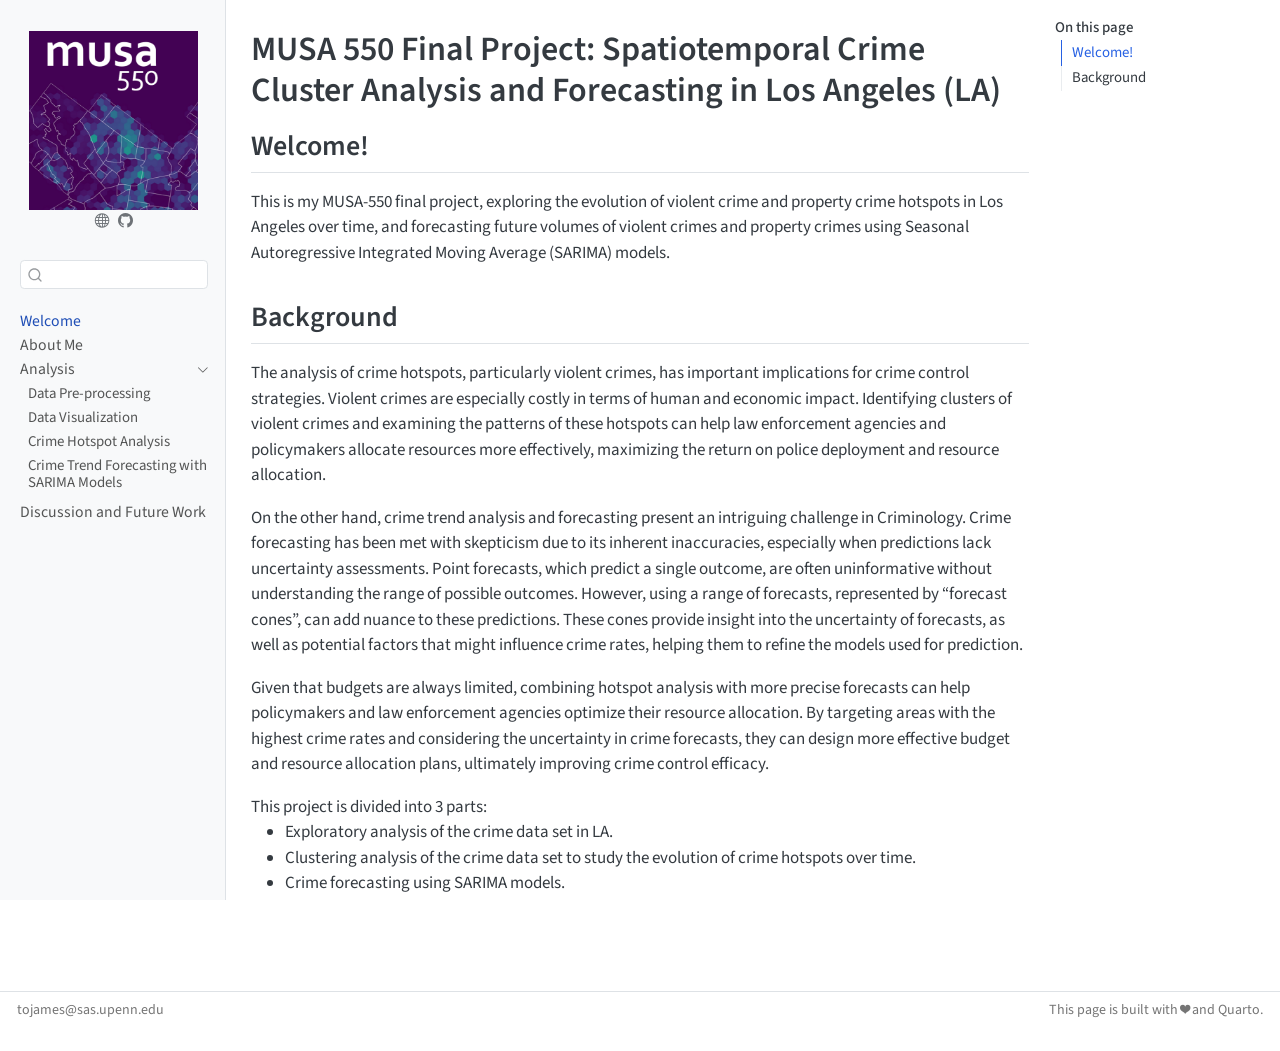
<file: docs/index.html>
<!DOCTYPE html>
<html xmlns="http://www.w3.org/1999/xhtml" lang="en" xml:lang="en"><head>

<meta charset="utf-8">
<meta name="generator" content="quarto-1.6.37">

<meta name="viewport" content="width=device-width, initial-scale=1.0, user-scalable=yes">


<title>MUSA 550 Final Project: Spatiotemporal Crime Cluster Analysis and Forecasting in Los Angeles (LA) – MUSA 550</title>
<style>
code{white-space: pre-wrap;}
span.smallcaps{font-variant: small-caps;}
div.columns{display: flex; gap: min(4vw, 1.5em);}
div.column{flex: auto; overflow-x: auto;}
div.hanging-indent{margin-left: 1.5em; text-indent: -1.5em;}
ul.task-list{list-style: none;}
ul.task-list li input[type="checkbox"] {
  width: 0.8em;
  margin: 0 0.8em 0.2em -1em; /* quarto-specific, see https://github.com/quarto-dev/quarto-cli/issues/4556 */ 
  vertical-align: middle;
}
</style>


<script src="site_libs/quarto-nav/quarto-nav.js"></script>
<script src="site_libs/clipboard/clipboard.min.js"></script>
<script src="site_libs/quarto-search/autocomplete.umd.js"></script>
<script src="site_libs/quarto-search/fuse.min.js"></script>
<script src="site_libs/quarto-search/quarto-search.js"></script>
<meta name="quarto:offset" content="./">
<script src="site_libs/quarto-html/quarto.js"></script>
<script src="site_libs/quarto-html/popper.min.js"></script>
<script src="site_libs/quarto-html/tippy.umd.min.js"></script>
<script src="site_libs/quarto-html/anchor.min.js"></script>
<link href="site_libs/quarto-html/tippy.css" rel="stylesheet">
<link href="site_libs/quarto-html/quarto-syntax-highlighting-b5e3097ca6bab6260ed4ce2e73d47aae.css" rel="stylesheet" id="quarto-text-highlighting-styles">
<script src="site_libs/bootstrap/bootstrap.min.js"></script>
<link href="site_libs/bootstrap/bootstrap-icons.css" rel="stylesheet">
<link href="site_libs/bootstrap/bootstrap-c44d35fed6381046f2649f7297f82eb1.min.css" rel="stylesheet" append-hash="true" id="quarto-bootstrap" data-mode="light">
<script id="quarto-search-options" type="application/json">{
  "location": "sidebar",
  "copy-button": false,
  "collapse-after": 3,
  "panel-placement": "start",
  "type": "textbox",
  "limit": 50,
  "keyboard-shortcut": [
    "f",
    "/",
    "s"
  ],
  "show-item-context": false,
  "language": {
    "search-no-results-text": "No results",
    "search-matching-documents-text": "matching documents",
    "search-copy-link-title": "Copy link to search",
    "search-hide-matches-text": "Hide additional matches",
    "search-more-match-text": "more match in this document",
    "search-more-matches-text": "more matches in this document",
    "search-clear-button-title": "Clear",
    "search-text-placeholder": "",
    "search-detached-cancel-button-title": "Cancel",
    "search-submit-button-title": "Submit",
    "search-label": "Search"
  }
}</script>


<link rel="stylesheet" href="styles.css">
</head>

<body class="nav-sidebar docked">

<div id="quarto-search-results"></div>
  <header id="quarto-header" class="headroom fixed-top">
  <nav class="quarto-secondary-nav">
    <div class="container-fluid d-flex">
      <button type="button" class="quarto-btn-toggle btn" data-bs-toggle="collapse" role="button" data-bs-target=".quarto-sidebar-collapse-item" aria-controls="quarto-sidebar" aria-expanded="false" aria-label="Toggle sidebar navigation" onclick="if (window.quartoToggleHeadroom) { window.quartoToggleHeadroom(); }">
        <i class="bi bi-layout-text-sidebar-reverse"></i>
      </button>
        <nav class="quarto-page-breadcrumbs" aria-label="breadcrumb"><ol class="breadcrumb"><li class="breadcrumb-item"><a href="./index.html">Welcome</a></li></ol></nav>
        <a class="flex-grow-1" role="navigation" data-bs-toggle="collapse" data-bs-target=".quarto-sidebar-collapse-item" aria-controls="quarto-sidebar" aria-expanded="false" aria-label="Toggle sidebar navigation" onclick="if (window.quartoToggleHeadroom) { window.quartoToggleHeadroom(); }">      
        </a>
      <button type="button" class="btn quarto-search-button" aria-label="Search" onclick="window.quartoOpenSearch();">
        <i class="bi bi-search"></i>
      </button>
    </div>
  </nav>
</header>
<!-- content -->
<div id="quarto-content" class="quarto-container page-columns page-rows-contents page-layout-article">
<!-- sidebar -->
  <nav id="quarto-sidebar" class="sidebar collapse collapse-horizontal quarto-sidebar-collapse-item sidebar-navigation docked overflow-auto">
    <div class="pt-lg-2 mt-2 text-center sidebar-header">
      <a href="./index.html" class="sidebar-logo-link">
      <img src="./images/course-icon.png" alt="" class="sidebar-logo py-0 d-lg-inline d-none">
      </a>
      <div class="sidebar-tools-main">
    <a href="https://sites.google.com/view/hkjamesto/home" title="Personal Website" class="quarto-navigation-tool px-1" aria-label="Personal Website"><i class="bi bi-globe"></i></a>
    <a href="https://github.com/MUSA-550-Fall-2024/" title="MUSA 550 GitHub" class="quarto-navigation-tool px-1" aria-label="MUSA 550 GitHub"><i class="bi bi-github"></i></a>
</div>
      </div>
        <div class="mt-2 flex-shrink-0 align-items-center">
        <div class="sidebar-search">
        <div id="quarto-search" class="" title="Search"></div>
        </div>
        </div>
    <div class="sidebar-menu-container"> 
    <ul class="list-unstyled mt-1">
        <li class="sidebar-item">
  <div class="sidebar-item-container"> 
  <a href="./index.html" class="sidebar-item-text sidebar-link active">
 <span class="menu-text">Welcome</span></a>
  </div>
</li>
        <li class="sidebar-item">
  <div class="sidebar-item-container"> 
  <a href="./about.html" class="sidebar-item-text sidebar-link">
 <span class="menu-text">About Me</span></a>
  </div>
</li>
        <li class="sidebar-item sidebar-item-section">
      <div class="sidebar-item-container"> 
            <a class="sidebar-item-text sidebar-link text-start" data-bs-toggle="collapse" data-bs-target="#quarto-sidebar-section-1" role="navigation" aria-expanded="true">
 <span class="menu-text">Analysis</span></a>
          <a class="sidebar-item-toggle text-start" data-bs-toggle="collapse" data-bs-target="#quarto-sidebar-section-1" role="navigation" aria-expanded="true" aria-label="Toggle section">
            <i class="bi bi-chevron-right ms-2"></i>
          </a> 
      </div>
      <ul id="quarto-sidebar-section-1" class="collapse list-unstyled sidebar-section depth1 show">  
          <li class="sidebar-item">
  <div class="sidebar-item-container"> 
  <a href="./analysis/1-data_preprocessing.html" class="sidebar-item-text sidebar-link">
 <span class="menu-text">Data Pre-processing</span></a>
  </div>
</li>
          <li class="sidebar-item">
  <div class="sidebar-item-container"> 
  <a href="./analysis/2-exploratory_data_analysis.html" class="sidebar-item-text sidebar-link">
 <span class="menu-text">Data Visualization</span></a>
  </div>
</li>
          <li class="sidebar-item">
  <div class="sidebar-item-container"> 
  <a href="./analysis/3-crime_clustering.html" class="sidebar-item-text sidebar-link">
 <span class="menu-text">Crime Hotspot Analysis</span></a>
  </div>
</li>
          <li class="sidebar-item">
  <div class="sidebar-item-container"> 
  <a href="./analysis/4-crime_trend_forecasting.html" class="sidebar-item-text sidebar-link">
 <span class="menu-text">Crime Trend Forecasting with SARIMA Models</span></a>
  </div>
</li>
      </ul>
  </li>
        <li class="sidebar-item">
  <div class="sidebar-item-container"> 
  <a href="./conclusion.html" class="sidebar-item-text sidebar-link">
 <span class="menu-text">Discussion and Future Work</span></a>
  </div>
</li>
    </ul>
    </div>
</nav>
<div id="quarto-sidebar-glass" class="quarto-sidebar-collapse-item" data-bs-toggle="collapse" data-bs-target=".quarto-sidebar-collapse-item"></div>
<!-- margin-sidebar -->
    <div id="quarto-margin-sidebar" class="sidebar margin-sidebar">
        <nav id="TOC" role="doc-toc" class="toc-active">
    <h2 id="toc-title">On this page</h2>
   
  <ul>
  <li><a href="#welcome" id="toc-welcome" class="nav-link active" data-scroll-target="#welcome">Welcome!</a></li>
  <li><a href="#background" id="toc-background" class="nav-link" data-scroll-target="#background">Background</a></li>
  </ul>
</nav>
    </div>
<!-- main -->
<main class="content" id="quarto-document-content">

<header id="title-block-header" class="quarto-title-block default">
<div class="quarto-title">
<h1 class="title">MUSA 550 Final Project: Spatiotemporal Crime Cluster Analysis and Forecasting in Los Angeles (LA)</h1>
</div>



<div class="quarto-title-meta">

    
  
    
  </div>
  


</header>


<section id="welcome" class="level2">
<h2 class="anchored" data-anchor-id="welcome">Welcome!</h2>
<p>This is my MUSA-550 final project, exploring the evolution of violent crime and property crime hotspots in Los Angeles over time, and forecasting future volumes of violent crimes and property crimes using Seasonal Autoregressive Integrated Moving Average (SARIMA) models.</p>
</section>
<section id="background" class="level2">
<h2 class="anchored" data-anchor-id="background">Background</h2>
<p>The analysis of crime hotspots, particularly violent crimes, has important implications for crime control strategies. Violent crimes are especially costly in terms of human and economic impact. Identifying clusters of violent crimes and examining the patterns of these hotspots can help law enforcement agencies and policymakers allocate resources more effectively, maximizing the return on police deployment and resource allocation.</p>
<p>On the other hand, crime trend analysis and forecasting present an intriguing challenge in Criminology. Crime forecasting has been met with skepticism due to its inherent inaccuracies, especially when predictions lack uncertainty assessments. Point forecasts, which predict a single outcome, are often uninformative without understanding the range of possible outcomes. However, using a range of forecasts, represented by “forecast cones”, can add nuance to these predictions. These cones provide insight into the uncertainty of forecasts, as well as potential factors that might influence crime rates, helping them to refine the models used for prediction.</p>
<p>Given that budgets are always limited, combining hotspot analysis with more precise forecasts can help policymakers and law enforcement agencies optimize their resource allocation. By targeting areas with the highest crime rates and considering the uncertainty in crime forecasts, they can design more effective budget and resource allocation plans, ultimately improving crime control efficacy.</p>
This project is divided into 3 parts:
<div>
<ul>
<li>Exploratory analysis of the crime data set in LA.</li>
<li>Clustering analysis of the crime data set to study the evolution of crime hotspots over time.</li>
<li>Crime forecasting using SARIMA models.</li>
</ul>
</div>


</section>

</main> <!-- /main -->
<script id="quarto-html-after-body" type="application/javascript">
window.document.addEventListener("DOMContentLoaded", function (event) {
  const toggleBodyColorMode = (bsSheetEl) => {
    const mode = bsSheetEl.getAttribute("data-mode");
    const bodyEl = window.document.querySelector("body");
    if (mode === "dark") {
      bodyEl.classList.add("quarto-dark");
      bodyEl.classList.remove("quarto-light");
    } else {
      bodyEl.classList.add("quarto-light");
      bodyEl.classList.remove("quarto-dark");
    }
  }
  const toggleBodyColorPrimary = () => {
    const bsSheetEl = window.document.querySelector("link#quarto-bootstrap");
    if (bsSheetEl) {
      toggleBodyColorMode(bsSheetEl);
    }
  }
  toggleBodyColorPrimary();  
  const icon = "";
  const anchorJS = new window.AnchorJS();
  anchorJS.options = {
    placement: 'right',
    icon: icon
  };
  anchorJS.add('.anchored');
  const isCodeAnnotation = (el) => {
    for (const clz of el.classList) {
      if (clz.startsWith('code-annotation-')) {                     
        return true;
      }
    }
    return false;
  }
  const onCopySuccess = function(e) {
    // button target
    const button = e.trigger;
    // don't keep focus
    button.blur();
    // flash "checked"
    button.classList.add('code-copy-button-checked');
    var currentTitle = button.getAttribute("title");
    button.setAttribute("title", "Copied!");
    let tooltip;
    if (window.bootstrap) {
      button.setAttribute("data-bs-toggle", "tooltip");
      button.setAttribute("data-bs-placement", "left");
      button.setAttribute("data-bs-title", "Copied!");
      tooltip = new bootstrap.Tooltip(button, 
        { trigger: "manual", 
          customClass: "code-copy-button-tooltip",
          offset: [0, -8]});
      tooltip.show();    
    }
    setTimeout(function() {
      if (tooltip) {
        tooltip.hide();
        button.removeAttribute("data-bs-title");
        button.removeAttribute("data-bs-toggle");
        button.removeAttribute("data-bs-placement");
      }
      button.setAttribute("title", currentTitle);
      button.classList.remove('code-copy-button-checked');
    }, 1000);
    // clear code selection
    e.clearSelection();
  }
  const getTextToCopy = function(trigger) {
      const codeEl = trigger.previousElementSibling.cloneNode(true);
      for (const childEl of codeEl.children) {
        if (isCodeAnnotation(childEl)) {
          childEl.remove();
        }
      }
      return codeEl.innerText;
  }
  const clipboard = new window.ClipboardJS('.code-copy-button:not([data-in-quarto-modal])', {
    text: getTextToCopy
  });
  clipboard.on('success', onCopySuccess);
  if (window.document.getElementById('quarto-embedded-source-code-modal')) {
    const clipboardModal = new window.ClipboardJS('.code-copy-button[data-in-quarto-modal]', {
      text: getTextToCopy,
      container: window.document.getElementById('quarto-embedded-source-code-modal')
    });
    clipboardModal.on('success', onCopySuccess);
  }
    var localhostRegex = new RegExp(/^(?:http|https):\/\/localhost\:?[0-9]*\//);
    var mailtoRegex = new RegExp(/^mailto:/);
      var filterRegex = new RegExp('/' + window.location.host + '/');
    var isInternal = (href) => {
        return filterRegex.test(href) || localhostRegex.test(href) || mailtoRegex.test(href);
    }
    // Inspect non-navigation links and adorn them if external
 	var links = window.document.querySelectorAll('a[href]:not(.nav-link):not(.navbar-brand):not(.toc-action):not(.sidebar-link):not(.sidebar-item-toggle):not(.pagination-link):not(.no-external):not([aria-hidden]):not(.dropdown-item):not(.quarto-navigation-tool):not(.about-link)');
    for (var i=0; i<links.length; i++) {
      const link = links[i];
      if (!isInternal(link.href)) {
        // undo the damage that might have been done by quarto-nav.js in the case of
        // links that we want to consider external
        if (link.dataset.originalHref !== undefined) {
          link.href = link.dataset.originalHref;
        }
      }
    }
  function tippyHover(el, contentFn, onTriggerFn, onUntriggerFn) {
    const config = {
      allowHTML: true,
      maxWidth: 500,
      delay: 100,
      arrow: false,
      appendTo: function(el) {
          return el.parentElement;
      },
      interactive: true,
      interactiveBorder: 10,
      theme: 'quarto',
      placement: 'bottom-start',
    };
    if (contentFn) {
      config.content = contentFn;
    }
    if (onTriggerFn) {
      config.onTrigger = onTriggerFn;
    }
    if (onUntriggerFn) {
      config.onUntrigger = onUntriggerFn;
    }
    window.tippy(el, config); 
  }
  const noterefs = window.document.querySelectorAll('a[role="doc-noteref"]');
  for (var i=0; i<noterefs.length; i++) {
    const ref = noterefs[i];
    tippyHover(ref, function() {
      // use id or data attribute instead here
      let href = ref.getAttribute('data-footnote-href') || ref.getAttribute('href');
      try { href = new URL(href).hash; } catch {}
      const id = href.replace(/^#\/?/, "");
      const note = window.document.getElementById(id);
      if (note) {
        return note.innerHTML;
      } else {
        return "";
      }
    });
  }
  const xrefs = window.document.querySelectorAll('a.quarto-xref');
  const processXRef = (id, note) => {
    // Strip column container classes
    const stripColumnClz = (el) => {
      el.classList.remove("page-full", "page-columns");
      if (el.children) {
        for (const child of el.children) {
          stripColumnClz(child);
        }
      }
    }
    stripColumnClz(note)
    if (id === null || id.startsWith('sec-')) {
      // Special case sections, only their first couple elements
      const container = document.createElement("div");
      if (note.children && note.children.length > 2) {
        container.appendChild(note.children[0].cloneNode(true));
        for (let i = 1; i < note.children.length; i++) {
          const child = note.children[i];
          if (child.tagName === "P" && child.innerText === "") {
            continue;
          } else {
            container.appendChild(child.cloneNode(true));
            break;
          }
        }
        if (window.Quarto?.typesetMath) {
          window.Quarto.typesetMath(container);
        }
        return container.innerHTML
      } else {
        if (window.Quarto?.typesetMath) {
          window.Quarto.typesetMath(note);
        }
        return note.innerHTML;
      }
    } else {
      // Remove any anchor links if they are present
      const anchorLink = note.querySelector('a.anchorjs-link');
      if (anchorLink) {
        anchorLink.remove();
      }
      if (window.Quarto?.typesetMath) {
        window.Quarto.typesetMath(note);
      }
      if (note.classList.contains("callout")) {
        return note.outerHTML;
      } else {
        return note.innerHTML;
      }
    }
  }
  for (var i=0; i<xrefs.length; i++) {
    const xref = xrefs[i];
    tippyHover(xref, undefined, function(instance) {
      instance.disable();
      let url = xref.getAttribute('href');
      let hash = undefined; 
      if (url.startsWith('#')) {
        hash = url;
      } else {
        try { hash = new URL(url).hash; } catch {}
      }
      if (hash) {
        const id = hash.replace(/^#\/?/, "");
        const note = window.document.getElementById(id);
        if (note !== null) {
          try {
            const html = processXRef(id, note.cloneNode(true));
            instance.setContent(html);
          } finally {
            instance.enable();
            instance.show();
          }
        } else {
          // See if we can fetch this
          fetch(url.split('#')[0])
          .then(res => res.text())
          .then(html => {
            const parser = new DOMParser();
            const htmlDoc = parser.parseFromString(html, "text/html");
            const note = htmlDoc.getElementById(id);
            if (note !== null) {
              const html = processXRef(id, note);
              instance.setContent(html);
            } 
          }).finally(() => {
            instance.enable();
            instance.show();
          });
        }
      } else {
        // See if we can fetch a full url (with no hash to target)
        // This is a special case and we should probably do some content thinning / targeting
        fetch(url)
        .then(res => res.text())
        .then(html => {
          const parser = new DOMParser();
          const htmlDoc = parser.parseFromString(html, "text/html");
          const note = htmlDoc.querySelector('main.content');
          if (note !== null) {
            // This should only happen for chapter cross references
            // (since there is no id in the URL)
            // remove the first header
            if (note.children.length > 0 && note.children[0].tagName === "HEADER") {
              note.children[0].remove();
            }
            const html = processXRef(null, note);
            instance.setContent(html);
          } 
        }).finally(() => {
          instance.enable();
          instance.show();
        });
      }
    }, function(instance) {
    });
  }
      let selectedAnnoteEl;
      const selectorForAnnotation = ( cell, annotation) => {
        let cellAttr = 'data-code-cell="' + cell + '"';
        let lineAttr = 'data-code-annotation="' +  annotation + '"';
        const selector = 'span[' + cellAttr + '][' + lineAttr + ']';
        return selector;
      }
      const selectCodeLines = (annoteEl) => {
        const doc = window.document;
        const targetCell = annoteEl.getAttribute("data-target-cell");
        const targetAnnotation = annoteEl.getAttribute("data-target-annotation");
        const annoteSpan = window.document.querySelector(selectorForAnnotation(targetCell, targetAnnotation));
        const lines = annoteSpan.getAttribute("data-code-lines").split(",");
        const lineIds = lines.map((line) => {
          return targetCell + "-" + line;
        })
        let top = null;
        let height = null;
        let parent = null;
        if (lineIds.length > 0) {
            //compute the position of the single el (top and bottom and make a div)
            const el = window.document.getElementById(lineIds[0]);
            top = el.offsetTop;
            height = el.offsetHeight;
            parent = el.parentElement.parentElement;
          if (lineIds.length > 1) {
            const lastEl = window.document.getElementById(lineIds[lineIds.length - 1]);
            const bottom = lastEl.offsetTop + lastEl.offsetHeight;
            height = bottom - top;
          }
          if (top !== null && height !== null && parent !== null) {
            // cook up a div (if necessary) and position it 
            let div = window.document.getElementById("code-annotation-line-highlight");
            if (div === null) {
              div = window.document.createElement("div");
              div.setAttribute("id", "code-annotation-line-highlight");
              div.style.position = 'absolute';
              parent.appendChild(div);
            }
            div.style.top = top - 2 + "px";
            div.style.height = height + 4 + "px";
            div.style.left = 0;
            let gutterDiv = window.document.getElementById("code-annotation-line-highlight-gutter");
            if (gutterDiv === null) {
              gutterDiv = window.document.createElement("div");
              gutterDiv.setAttribute("id", "code-annotation-line-highlight-gutter");
              gutterDiv.style.position = 'absolute';
              const codeCell = window.document.getElementById(targetCell);
              const gutter = codeCell.querySelector('.code-annotation-gutter');
              gutter.appendChild(gutterDiv);
            }
            gutterDiv.style.top = top - 2 + "px";
            gutterDiv.style.height = height + 4 + "px";
          }
          selectedAnnoteEl = annoteEl;
        }
      };
      const unselectCodeLines = () => {
        const elementsIds = ["code-annotation-line-highlight", "code-annotation-line-highlight-gutter"];
        elementsIds.forEach((elId) => {
          const div = window.document.getElementById(elId);
          if (div) {
            div.remove();
          }
        });
        selectedAnnoteEl = undefined;
      };
        // Handle positioning of the toggle
    window.addEventListener(
      "resize",
      throttle(() => {
        elRect = undefined;
        if (selectedAnnoteEl) {
          selectCodeLines(selectedAnnoteEl);
        }
      }, 10)
    );
    function throttle(fn, ms) {
    let throttle = false;
    let timer;
      return (...args) => {
        if(!throttle) { // first call gets through
            fn.apply(this, args);
            throttle = true;
        } else { // all the others get throttled
            if(timer) clearTimeout(timer); // cancel #2
            timer = setTimeout(() => {
              fn.apply(this, args);
              timer = throttle = false;
            }, ms);
        }
      };
    }
      // Attach click handler to the DT
      const annoteDls = window.document.querySelectorAll('dt[data-target-cell]');
      for (const annoteDlNode of annoteDls) {
        annoteDlNode.addEventListener('click', (event) => {
          const clickedEl = event.target;
          if (clickedEl !== selectedAnnoteEl) {
            unselectCodeLines();
            const activeEl = window.document.querySelector('dt[data-target-cell].code-annotation-active');
            if (activeEl) {
              activeEl.classList.remove('code-annotation-active');
            }
            selectCodeLines(clickedEl);
            clickedEl.classList.add('code-annotation-active');
          } else {
            // Unselect the line
            unselectCodeLines();
            clickedEl.classList.remove('code-annotation-active');
          }
        });
      }
  const findCites = (el) => {
    const parentEl = el.parentElement;
    if (parentEl) {
      const cites = parentEl.dataset.cites;
      if (cites) {
        return {
          el,
          cites: cites.split(' ')
        };
      } else {
        return findCites(el.parentElement)
      }
    } else {
      return undefined;
    }
  };
  var bibliorefs = window.document.querySelectorAll('a[role="doc-biblioref"]');
  for (var i=0; i<bibliorefs.length; i++) {
    const ref = bibliorefs[i];
    const citeInfo = findCites(ref);
    if (citeInfo) {
      tippyHover(citeInfo.el, function() {
        var popup = window.document.createElement('div');
        citeInfo.cites.forEach(function(cite) {
          var citeDiv = window.document.createElement('div');
          citeDiv.classList.add('hanging-indent');
          citeDiv.classList.add('csl-entry');
          var biblioDiv = window.document.getElementById('ref-' + cite);
          if (biblioDiv) {
            citeDiv.innerHTML = biblioDiv.innerHTML;
          }
          popup.appendChild(citeDiv);
        });
        return popup.innerHTML;
      });
    }
  }
});
</script>
</div> <!-- /content -->
<footer class="footer">
  <div class="nav-footer">
    <div class="nav-footer-left">
<p>tojames@sas.upenn.edu</p>
</div>   
    <div class="nav-footer-center">
      &nbsp;
    </div>
    <div class="nav-footer-right">
<p>This page is built with ❤️ and <a href="https://quarto.org/">Quarto</a>.</p>
</div>
  </div>
</footer>




</body></html>
</file>
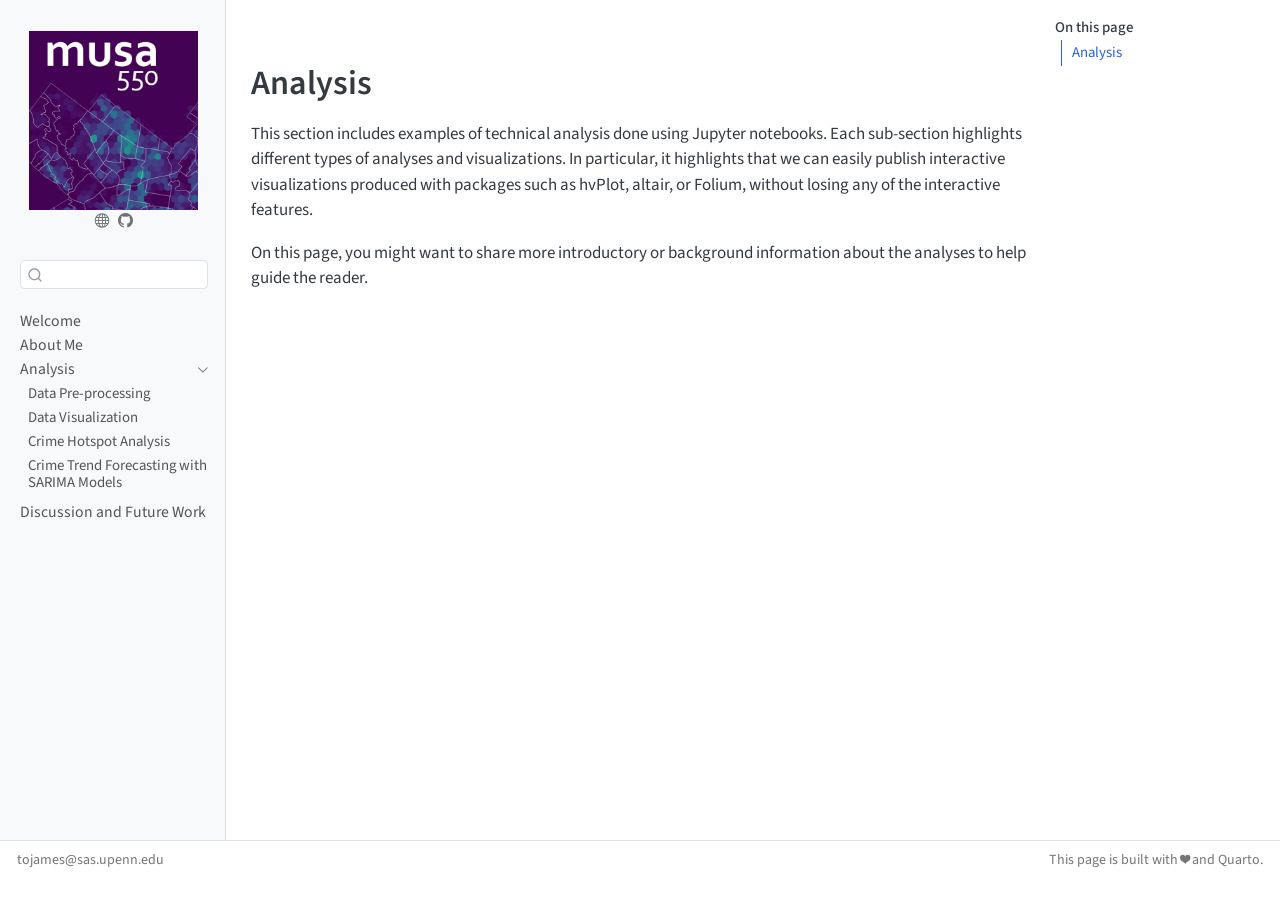
<file: docs/analysis/index.html>
<!DOCTYPE html>
<html xmlns="http://www.w3.org/1999/xhtml" lang="en" xml:lang="en"><head>

<meta charset="utf-8">
<meta name="generator" content="quarto-1.6.37">

<meta name="viewport" content="width=device-width, initial-scale=1.0, user-scalable=yes">


<title>index – MUSA 550</title>
<style>
code{white-space: pre-wrap;}
span.smallcaps{font-variant: small-caps;}
div.columns{display: flex; gap: min(4vw, 1.5em);}
div.column{flex: auto; overflow-x: auto;}
div.hanging-indent{margin-left: 1.5em; text-indent: -1.5em;}
ul.task-list{list-style: none;}
ul.task-list li input[type="checkbox"] {
  width: 0.8em;
  margin: 0 0.8em 0.2em -1em; /* quarto-specific, see https://github.com/quarto-dev/quarto-cli/issues/4556 */ 
  vertical-align: middle;
}
</style>


<script src="../site_libs/quarto-nav/quarto-nav.js"></script>
<script src="../site_libs/clipboard/clipboard.min.js"></script>
<script src="../site_libs/quarto-search/autocomplete.umd.js"></script>
<script src="../site_libs/quarto-search/fuse.min.js"></script>
<script src="../site_libs/quarto-search/quarto-search.js"></script>
<meta name="quarto:offset" content="../">
<script src="../site_libs/quarto-html/quarto.js"></script>
<script src="../site_libs/quarto-html/popper.min.js"></script>
<script src="../site_libs/quarto-html/tippy.umd.min.js"></script>
<script src="../site_libs/quarto-html/anchor.min.js"></script>
<link href="../site_libs/quarto-html/tippy.css" rel="stylesheet">
<link href="../site_libs/quarto-html/quarto-syntax-highlighting-b5e3097ca6bab6260ed4ce2e73d47aae.css" rel="stylesheet" id="quarto-text-highlighting-styles">
<script src="../site_libs/bootstrap/bootstrap.min.js"></script>
<link href="../site_libs/bootstrap/bootstrap-icons.css" rel="stylesheet">
<link href="../site_libs/bootstrap/bootstrap-c44d35fed6381046f2649f7297f82eb1.min.css" rel="stylesheet" append-hash="true" id="quarto-bootstrap" data-mode="light">
<script id="quarto-search-options" type="application/json">{
  "location": "sidebar",
  "copy-button": false,
  "collapse-after": 3,
  "panel-placement": "start",
  "type": "textbox",
  "limit": 50,
  "keyboard-shortcut": [
    "f",
    "/",
    "s"
  ],
  "show-item-context": false,
  "language": {
    "search-no-results-text": "No results",
    "search-matching-documents-text": "matching documents",
    "search-copy-link-title": "Copy link to search",
    "search-hide-matches-text": "Hide additional matches",
    "search-more-match-text": "more match in this document",
    "search-more-matches-text": "more matches in this document",
    "search-clear-button-title": "Clear",
    "search-text-placeholder": "",
    "search-detached-cancel-button-title": "Cancel",
    "search-submit-button-title": "Submit",
    "search-label": "Search"
  }
}</script>


<link rel="stylesheet" href="../styles.css">
</head>

<body class="nav-sidebar docked">

<div id="quarto-search-results"></div>
  <header id="quarto-header" class="headroom fixed-top">
  <nav class="quarto-secondary-nav">
    <div class="container-fluid d-flex">
      <button type="button" class="quarto-btn-toggle btn" data-bs-toggle="collapse" role="button" data-bs-target=".quarto-sidebar-collapse-item" aria-controls="quarto-sidebar" aria-expanded="false" aria-label="Toggle sidebar navigation" onclick="if (window.quartoToggleHeadroom) { window.quartoToggleHeadroom(); }">
        <i class="bi bi-layout-text-sidebar-reverse"></i>
      </button>
        <nav class="quarto-page-breadcrumbs" aria-label="breadcrumb"><ol class="breadcrumb"></ol></nav>
        <a class="flex-grow-1" role="navigation" data-bs-toggle="collapse" data-bs-target=".quarto-sidebar-collapse-item" aria-controls="quarto-sidebar" aria-expanded="false" aria-label="Toggle sidebar navigation" onclick="if (window.quartoToggleHeadroom) { window.quartoToggleHeadroom(); }">      
        </a>
      <button type="button" class="btn quarto-search-button" aria-label="Search" onclick="window.quartoOpenSearch();">
        <i class="bi bi-search"></i>
      </button>
    </div>
  </nav>
</header>
<!-- content -->
<div id="quarto-content" class="quarto-container page-columns page-rows-contents page-layout-article">
<!-- sidebar -->
  <nav id="quarto-sidebar" class="sidebar collapse collapse-horizontal quarto-sidebar-collapse-item sidebar-navigation docked overflow-auto">
    <div class="pt-lg-2 mt-2 text-center sidebar-header">
      <a href="../index.html" class="sidebar-logo-link">
      <img src="../images/course-icon.png" alt="" class="sidebar-logo py-0 d-lg-inline d-none">
      </a>
      <div class="sidebar-tools-main">
    <a href="https://sites.google.com/view/hkjamesto/home" title="Personal Website" class="quarto-navigation-tool px-1" aria-label="Personal Website"><i class="bi bi-globe"></i></a>
    <a href="https://github.com/MUSA-550-Fall-2024/" title="MUSA 550 GitHub" class="quarto-navigation-tool px-1" aria-label="MUSA 550 GitHub"><i class="bi bi-github"></i></a>
</div>
      </div>
        <div class="mt-2 flex-shrink-0 align-items-center">
        <div class="sidebar-search">
        <div id="quarto-search" class="" title="Search"></div>
        </div>
        </div>
    <div class="sidebar-menu-container"> 
    <ul class="list-unstyled mt-1">
        <li class="sidebar-item">
  <div class="sidebar-item-container"> 
  <a href="../index.html" class="sidebar-item-text sidebar-link">
 <span class="menu-text">Welcome</span></a>
  </div>
</li>
        <li class="sidebar-item">
  <div class="sidebar-item-container"> 
  <a href="../about.html" class="sidebar-item-text sidebar-link">
 <span class="menu-text">About Me</span></a>
  </div>
</li>
        <li class="sidebar-item sidebar-item-section">
      <div class="sidebar-item-container"> 
            <a class="sidebar-item-text sidebar-link text-start" data-bs-toggle="collapse" data-bs-target="#quarto-sidebar-section-1" role="navigation" aria-expanded="true">
 <span class="menu-text">Analysis</span></a>
          <a class="sidebar-item-toggle text-start" data-bs-toggle="collapse" data-bs-target="#quarto-sidebar-section-1" role="navigation" aria-expanded="true" aria-label="Toggle section">
            <i class="bi bi-chevron-right ms-2"></i>
          </a> 
      </div>
      <ul id="quarto-sidebar-section-1" class="collapse list-unstyled sidebar-section depth1 show">  
          <li class="sidebar-item">
  <div class="sidebar-item-container"> 
  <a href="../analysis/1-data_preprocessing.html" class="sidebar-item-text sidebar-link">
 <span class="menu-text">Data Pre-processing</span></a>
  </div>
</li>
          <li class="sidebar-item">
  <div class="sidebar-item-container"> 
  <a href="../analysis/2-exploratory_data_analysis.html" class="sidebar-item-text sidebar-link">
 <span class="menu-text">Data Visualization</span></a>
  </div>
</li>
          <li class="sidebar-item">
  <div class="sidebar-item-container"> 
  <a href="../analysis/3-crime_clustering.html" class="sidebar-item-text sidebar-link">
 <span class="menu-text">Crime Hotspot Analysis</span></a>
  </div>
</li>
          <li class="sidebar-item">
  <div class="sidebar-item-container"> 
  <a href="../analysis/4-crime_trend_forecasting.html" class="sidebar-item-text sidebar-link">
 <span class="menu-text">Crime Trend Forecasting with SARIMA Models</span></a>
  </div>
</li>
      </ul>
  </li>
        <li class="sidebar-item">
  <div class="sidebar-item-container"> 
  <a href="../conclusion.html" class="sidebar-item-text sidebar-link">
 <span class="menu-text">Discussion and Future Work</span></a>
  </div>
</li>
    </ul>
    </div>
</nav>
<div id="quarto-sidebar-glass" class="quarto-sidebar-collapse-item" data-bs-toggle="collapse" data-bs-target=".quarto-sidebar-collapse-item"></div>
<!-- margin-sidebar -->
    <div id="quarto-margin-sidebar" class="sidebar margin-sidebar">
        <nav id="TOC" role="doc-toc" class="toc-active">
    <h2 id="toc-title">On this page</h2>
   
  <ul>
  <li><a href="#analysis" id="toc-analysis" class="nav-link active" data-scroll-target="#analysis">Analysis</a></li>
  </ul>
</nav>
    </div>
<!-- main -->
<main class="content" id="quarto-document-content"><header id="title-block-header" class="quarto-title-block"></header>




<section id="analysis" class="level1">
<h1>Analysis</h1>
<p>This section includes examples of technical analysis done using Jupyter notebooks. Each sub-section highlights different types of analyses and visualizations. In particular, it highlights that we can easily publish interactive visualizations produced with packages such as hvPlot, altair, or Folium, without losing any of the interactive features.</p>
<p>On this page, you might want to share more introductory or background information about the analyses to help guide the reader.</p>


</section>

</main> <!-- /main -->
<script id="quarto-html-after-body" type="application/javascript">
window.document.addEventListener("DOMContentLoaded", function (event) {
  const toggleBodyColorMode = (bsSheetEl) => {
    const mode = bsSheetEl.getAttribute("data-mode");
    const bodyEl = window.document.querySelector("body");
    if (mode === "dark") {
      bodyEl.classList.add("quarto-dark");
      bodyEl.classList.remove("quarto-light");
    } else {
      bodyEl.classList.add("quarto-light");
      bodyEl.classList.remove("quarto-dark");
    }
  }
  const toggleBodyColorPrimary = () => {
    const bsSheetEl = window.document.querySelector("link#quarto-bootstrap");
    if (bsSheetEl) {
      toggleBodyColorMode(bsSheetEl);
    }
  }
  toggleBodyColorPrimary();  
  const icon = "";
  const anchorJS = new window.AnchorJS();
  anchorJS.options = {
    placement: 'right',
    icon: icon
  };
  anchorJS.add('.anchored');
  const isCodeAnnotation = (el) => {
    for (const clz of el.classList) {
      if (clz.startsWith('code-annotation-')) {                     
        return true;
      }
    }
    return false;
  }
  const onCopySuccess = function(e) {
    // button target
    const button = e.trigger;
    // don't keep focus
    button.blur();
    // flash "checked"
    button.classList.add('code-copy-button-checked');
    var currentTitle = button.getAttribute("title");
    button.setAttribute("title", "Copied!");
    let tooltip;
    if (window.bootstrap) {
      button.setAttribute("data-bs-toggle", "tooltip");
      button.setAttribute("data-bs-placement", "left");
      button.setAttribute("data-bs-title", "Copied!");
      tooltip = new bootstrap.Tooltip(button, 
        { trigger: "manual", 
          customClass: "code-copy-button-tooltip",
          offset: [0, -8]});
      tooltip.show();    
    }
    setTimeout(function() {
      if (tooltip) {
        tooltip.hide();
        button.removeAttribute("data-bs-title");
        button.removeAttribute("data-bs-toggle");
        button.removeAttribute("data-bs-placement");
      }
      button.setAttribute("title", currentTitle);
      button.classList.remove('code-copy-button-checked');
    }, 1000);
    // clear code selection
    e.clearSelection();
  }
  const getTextToCopy = function(trigger) {
      const codeEl = trigger.previousElementSibling.cloneNode(true);
      for (const childEl of codeEl.children) {
        if (isCodeAnnotation(childEl)) {
          childEl.remove();
        }
      }
      return codeEl.innerText;
  }
  const clipboard = new window.ClipboardJS('.code-copy-button:not([data-in-quarto-modal])', {
    text: getTextToCopy
  });
  clipboard.on('success', onCopySuccess);
  if (window.document.getElementById('quarto-embedded-source-code-modal')) {
    const clipboardModal = new window.ClipboardJS('.code-copy-button[data-in-quarto-modal]', {
      text: getTextToCopy,
      container: window.document.getElementById('quarto-embedded-source-code-modal')
    });
    clipboardModal.on('success', onCopySuccess);
  }
    var localhostRegex = new RegExp(/^(?:http|https):\/\/localhost\:?[0-9]*\//);
    var mailtoRegex = new RegExp(/^mailto:/);
      var filterRegex = new RegExp('/' + window.location.host + '/');
    var isInternal = (href) => {
        return filterRegex.test(href) || localhostRegex.test(href) || mailtoRegex.test(href);
    }
    // Inspect non-navigation links and adorn them if external
 	var links = window.document.querySelectorAll('a[href]:not(.nav-link):not(.navbar-brand):not(.toc-action):not(.sidebar-link):not(.sidebar-item-toggle):not(.pagination-link):not(.no-external):not([aria-hidden]):not(.dropdown-item):not(.quarto-navigation-tool):not(.about-link)');
    for (var i=0; i<links.length; i++) {
      const link = links[i];
      if (!isInternal(link.href)) {
        // undo the damage that might have been done by quarto-nav.js in the case of
        // links that we want to consider external
        if (link.dataset.originalHref !== undefined) {
          link.href = link.dataset.originalHref;
        }
      }
    }
  function tippyHover(el, contentFn, onTriggerFn, onUntriggerFn) {
    const config = {
      allowHTML: true,
      maxWidth: 500,
      delay: 100,
      arrow: false,
      appendTo: function(el) {
          return el.parentElement;
      },
      interactive: true,
      interactiveBorder: 10,
      theme: 'quarto',
      placement: 'bottom-start',
    };
    if (contentFn) {
      config.content = contentFn;
    }
    if (onTriggerFn) {
      config.onTrigger = onTriggerFn;
    }
    if (onUntriggerFn) {
      config.onUntrigger = onUntriggerFn;
    }
    window.tippy(el, config); 
  }
  const noterefs = window.document.querySelectorAll('a[role="doc-noteref"]');
  for (var i=0; i<noterefs.length; i++) {
    const ref = noterefs[i];
    tippyHover(ref, function() {
      // use id or data attribute instead here
      let href = ref.getAttribute('data-footnote-href') || ref.getAttribute('href');
      try { href = new URL(href).hash; } catch {}
      const id = href.replace(/^#\/?/, "");
      const note = window.document.getElementById(id);
      if (note) {
        return note.innerHTML;
      } else {
        return "";
      }
    });
  }
  const xrefs = window.document.querySelectorAll('a.quarto-xref');
  const processXRef = (id, note) => {
    // Strip column container classes
    const stripColumnClz = (el) => {
      el.classList.remove("page-full", "page-columns");
      if (el.children) {
        for (const child of el.children) {
          stripColumnClz(child);
        }
      }
    }
    stripColumnClz(note)
    if (id === null || id.startsWith('sec-')) {
      // Special case sections, only their first couple elements
      const container = document.createElement("div");
      if (note.children && note.children.length > 2) {
        container.appendChild(note.children[0].cloneNode(true));
        for (let i = 1; i < note.children.length; i++) {
          const child = note.children[i];
          if (child.tagName === "P" && child.innerText === "") {
            continue;
          } else {
            container.appendChild(child.cloneNode(true));
            break;
          }
        }
        if (window.Quarto?.typesetMath) {
          window.Quarto.typesetMath(container);
        }
        return container.innerHTML
      } else {
        if (window.Quarto?.typesetMath) {
          window.Quarto.typesetMath(note);
        }
        return note.innerHTML;
      }
    } else {
      // Remove any anchor links if they are present
      const anchorLink = note.querySelector('a.anchorjs-link');
      if (anchorLink) {
        anchorLink.remove();
      }
      if (window.Quarto?.typesetMath) {
        window.Quarto.typesetMath(note);
      }
      if (note.classList.contains("callout")) {
        return note.outerHTML;
      } else {
        return note.innerHTML;
      }
    }
  }
  for (var i=0; i<xrefs.length; i++) {
    const xref = xrefs[i];
    tippyHover(xref, undefined, function(instance) {
      instance.disable();
      let url = xref.getAttribute('href');
      let hash = undefined; 
      if (url.startsWith('#')) {
        hash = url;
      } else {
        try { hash = new URL(url).hash; } catch {}
      }
      if (hash) {
        const id = hash.replace(/^#\/?/, "");
        const note = window.document.getElementById(id);
        if (note !== null) {
          try {
            const html = processXRef(id, note.cloneNode(true));
            instance.setContent(html);
          } finally {
            instance.enable();
            instance.show();
          }
        } else {
          // See if we can fetch this
          fetch(url.split('#')[0])
          .then(res => res.text())
          .then(html => {
            const parser = new DOMParser();
            const htmlDoc = parser.parseFromString(html, "text/html");
            const note = htmlDoc.getElementById(id);
            if (note !== null) {
              const html = processXRef(id, note);
              instance.setContent(html);
            } 
          }).finally(() => {
            instance.enable();
            instance.show();
          });
        }
      } else {
        // See if we can fetch a full url (with no hash to target)
        // This is a special case and we should probably do some content thinning / targeting
        fetch(url)
        .then(res => res.text())
        .then(html => {
          const parser = new DOMParser();
          const htmlDoc = parser.parseFromString(html, "text/html");
          const note = htmlDoc.querySelector('main.content');
          if (note !== null) {
            // This should only happen for chapter cross references
            // (since there is no id in the URL)
            // remove the first header
            if (note.children.length > 0 && note.children[0].tagName === "HEADER") {
              note.children[0].remove();
            }
            const html = processXRef(null, note);
            instance.setContent(html);
          } 
        }).finally(() => {
          instance.enable();
          instance.show();
        });
      }
    }, function(instance) {
    });
  }
      let selectedAnnoteEl;
      const selectorForAnnotation = ( cell, annotation) => {
        let cellAttr = 'data-code-cell="' + cell + '"';
        let lineAttr = 'data-code-annotation="' +  annotation + '"';
        const selector = 'span[' + cellAttr + '][' + lineAttr + ']';
        return selector;
      }
      const selectCodeLines = (annoteEl) => {
        const doc = window.document;
        const targetCell = annoteEl.getAttribute("data-target-cell");
        const targetAnnotation = annoteEl.getAttribute("data-target-annotation");
        const annoteSpan = window.document.querySelector(selectorForAnnotation(targetCell, targetAnnotation));
        const lines = annoteSpan.getAttribute("data-code-lines").split(",");
        const lineIds = lines.map((line) => {
          return targetCell + "-" + line;
        })
        let top = null;
        let height = null;
        let parent = null;
        if (lineIds.length > 0) {
            //compute the position of the single el (top and bottom and make a div)
            const el = window.document.getElementById(lineIds[0]);
            top = el.offsetTop;
            height = el.offsetHeight;
            parent = el.parentElement.parentElement;
          if (lineIds.length > 1) {
            const lastEl = window.document.getElementById(lineIds[lineIds.length - 1]);
            const bottom = lastEl.offsetTop + lastEl.offsetHeight;
            height = bottom - top;
          }
          if (top !== null && height !== null && parent !== null) {
            // cook up a div (if necessary) and position it 
            let div = window.document.getElementById("code-annotation-line-highlight");
            if (div === null) {
              div = window.document.createElement("div");
              div.setAttribute("id", "code-annotation-line-highlight");
              div.style.position = 'absolute';
              parent.appendChild(div);
            }
            div.style.top = top - 2 + "px";
            div.style.height = height + 4 + "px";
            div.style.left = 0;
            let gutterDiv = window.document.getElementById("code-annotation-line-highlight-gutter");
            if (gutterDiv === null) {
              gutterDiv = window.document.createElement("div");
              gutterDiv.setAttribute("id", "code-annotation-line-highlight-gutter");
              gutterDiv.style.position = 'absolute';
              const codeCell = window.document.getElementById(targetCell);
              const gutter = codeCell.querySelector('.code-annotation-gutter');
              gutter.appendChild(gutterDiv);
            }
            gutterDiv.style.top = top - 2 + "px";
            gutterDiv.style.height = height + 4 + "px";
          }
          selectedAnnoteEl = annoteEl;
        }
      };
      const unselectCodeLines = () => {
        const elementsIds = ["code-annotation-line-highlight", "code-annotation-line-highlight-gutter"];
        elementsIds.forEach((elId) => {
          const div = window.document.getElementById(elId);
          if (div) {
            div.remove();
          }
        });
        selectedAnnoteEl = undefined;
      };
        // Handle positioning of the toggle
    window.addEventListener(
      "resize",
      throttle(() => {
        elRect = undefined;
        if (selectedAnnoteEl) {
          selectCodeLines(selectedAnnoteEl);
        }
      }, 10)
    );
    function throttle(fn, ms) {
    let throttle = false;
    let timer;
      return (...args) => {
        if(!throttle) { // first call gets through
            fn.apply(this, args);
            throttle = true;
        } else { // all the others get throttled
            if(timer) clearTimeout(timer); // cancel #2
            timer = setTimeout(() => {
              fn.apply(this, args);
              timer = throttle = false;
            }, ms);
        }
      };
    }
      // Attach click handler to the DT
      const annoteDls = window.document.querySelectorAll('dt[data-target-cell]');
      for (const annoteDlNode of annoteDls) {
        annoteDlNode.addEventListener('click', (event) => {
          const clickedEl = event.target;
          if (clickedEl !== selectedAnnoteEl) {
            unselectCodeLines();
            const activeEl = window.document.querySelector('dt[data-target-cell].code-annotation-active');
            if (activeEl) {
              activeEl.classList.remove('code-annotation-active');
            }
            selectCodeLines(clickedEl);
            clickedEl.classList.add('code-annotation-active');
          } else {
            // Unselect the line
            unselectCodeLines();
            clickedEl.classList.remove('code-annotation-active');
          }
        });
      }
  const findCites = (el) => {
    const parentEl = el.parentElement;
    if (parentEl) {
      const cites = parentEl.dataset.cites;
      if (cites) {
        return {
          el,
          cites: cites.split(' ')
        };
      } else {
        return findCites(el.parentElement)
      }
    } else {
      return undefined;
    }
  };
  var bibliorefs = window.document.querySelectorAll('a[role="doc-biblioref"]');
  for (var i=0; i<bibliorefs.length; i++) {
    const ref = bibliorefs[i];
    const citeInfo = findCites(ref);
    if (citeInfo) {
      tippyHover(citeInfo.el, function() {
        var popup = window.document.createElement('div');
        citeInfo.cites.forEach(function(cite) {
          var citeDiv = window.document.createElement('div');
          citeDiv.classList.add('hanging-indent');
          citeDiv.classList.add('csl-entry');
          var biblioDiv = window.document.getElementById('ref-' + cite);
          if (biblioDiv) {
            citeDiv.innerHTML = biblioDiv.innerHTML;
          }
          popup.appendChild(citeDiv);
        });
        return popup.innerHTML;
      });
    }
  }
});
</script>
</div> <!-- /content -->
<footer class="footer">
  <div class="nav-footer">
    <div class="nav-footer-left">
<p>tojames@sas.upenn.edu</p>
</div>   
    <div class="nav-footer-center">
      &nbsp;
    </div>
    <div class="nav-footer-right">
<p>This page is built with ❤️ and <a href="https://quarto.org/">Quarto</a>.</p>
</div>
  </div>
</footer>




</body></html>
</file>
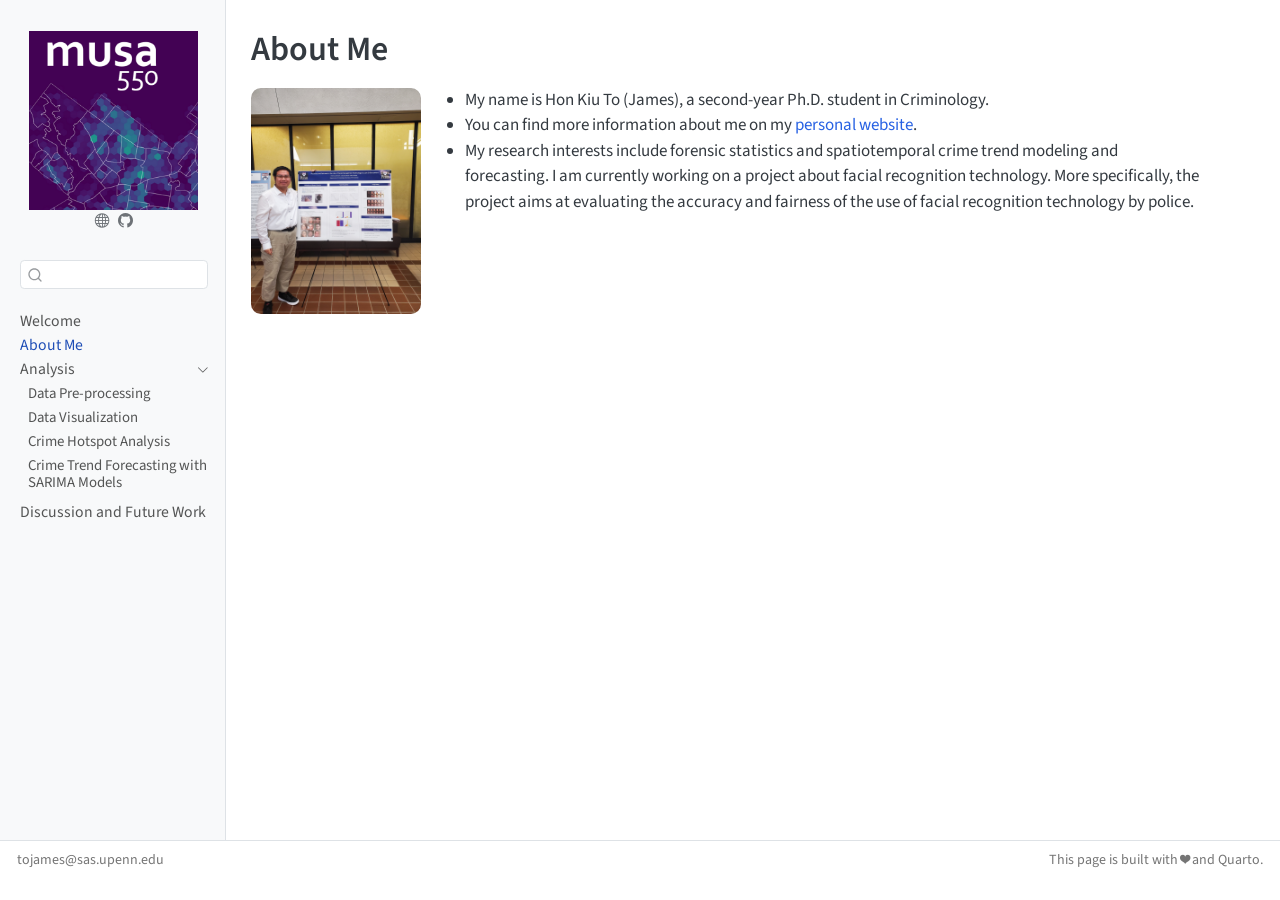
<file: docs/about.html>
<!DOCTYPE html>
<html xmlns="http://www.w3.org/1999/xhtml" lang="en" xml:lang="en"><head>

<meta charset="utf-8">
<meta name="generator" content="quarto-1.6.37">

<meta name="viewport" content="width=device-width, initial-scale=1.0, user-scalable=yes">


<title>About Me – MUSA 550</title>
<style>
code{white-space: pre-wrap;}
span.smallcaps{font-variant: small-caps;}
div.columns{display: flex; gap: min(4vw, 1.5em);}
div.column{flex: auto; overflow-x: auto;}
div.hanging-indent{margin-left: 1.5em; text-indent: -1.5em;}
ul.task-list{list-style: none;}
ul.task-list li input[type="checkbox"] {
  width: 0.8em;
  margin: 0 0.8em 0.2em -1em; /* quarto-specific, see https://github.com/quarto-dev/quarto-cli/issues/4556 */ 
  vertical-align: middle;
}
</style>


<script src="site_libs/quarto-nav/quarto-nav.js"></script>
<script src="site_libs/clipboard/clipboard.min.js"></script>
<script src="site_libs/quarto-search/autocomplete.umd.js"></script>
<script src="site_libs/quarto-search/fuse.min.js"></script>
<script src="site_libs/quarto-search/quarto-search.js"></script>
<meta name="quarto:offset" content="./">
<script src="site_libs/quarto-html/quarto.js"></script>
<script src="site_libs/quarto-html/popper.min.js"></script>
<script src="site_libs/quarto-html/tippy.umd.min.js"></script>
<script src="site_libs/quarto-html/anchor.min.js"></script>
<link href="site_libs/quarto-html/tippy.css" rel="stylesheet">
<link href="site_libs/quarto-html/quarto-syntax-highlighting-b5e3097ca6bab6260ed4ce2e73d47aae.css" rel="stylesheet" id="quarto-text-highlighting-styles">
<script src="site_libs/bootstrap/bootstrap.min.js"></script>
<link href="site_libs/bootstrap/bootstrap-icons.css" rel="stylesheet">
<link href="site_libs/bootstrap/bootstrap-c44d35fed6381046f2649f7297f82eb1.min.css" rel="stylesheet" append-hash="true" id="quarto-bootstrap" data-mode="light">
<script id="quarto-search-options" type="application/json">{
  "location": "sidebar",
  "copy-button": false,
  "collapse-after": 3,
  "panel-placement": "start",
  "type": "textbox",
  "limit": 50,
  "keyboard-shortcut": [
    "f",
    "/",
    "s"
  ],
  "show-item-context": false,
  "language": {
    "search-no-results-text": "No results",
    "search-matching-documents-text": "matching documents",
    "search-copy-link-title": "Copy link to search",
    "search-hide-matches-text": "Hide additional matches",
    "search-more-match-text": "more match in this document",
    "search-more-matches-text": "more matches in this document",
    "search-clear-button-title": "Clear",
    "search-text-placeholder": "",
    "search-detached-cancel-button-title": "Cancel",
    "search-submit-button-title": "Submit",
    "search-label": "Search"
  }
}</script>


<link rel="stylesheet" href="styles.css">
</head>

<body class="nav-sidebar docked fullcontent">

<div id="quarto-search-results"></div>
  <header id="quarto-header" class="headroom fixed-top">
  <nav class="quarto-secondary-nav">
    <div class="container-fluid d-flex">
      <button type="button" class="quarto-btn-toggle btn" data-bs-toggle="collapse" role="button" data-bs-target=".quarto-sidebar-collapse-item" aria-controls="quarto-sidebar" aria-expanded="false" aria-label="Toggle sidebar navigation" onclick="if (window.quartoToggleHeadroom) { window.quartoToggleHeadroom(); }">
        <i class="bi bi-layout-text-sidebar-reverse"></i>
      </button>
        <nav class="quarto-page-breadcrumbs" aria-label="breadcrumb"><ol class="breadcrumb"><li class="breadcrumb-item"><a href="./about.html">About Me</a></li></ol></nav>
        <a class="flex-grow-1" role="navigation" data-bs-toggle="collapse" data-bs-target=".quarto-sidebar-collapse-item" aria-controls="quarto-sidebar" aria-expanded="false" aria-label="Toggle sidebar navigation" onclick="if (window.quartoToggleHeadroom) { window.quartoToggleHeadroom(); }">      
        </a>
      <button type="button" class="btn quarto-search-button" aria-label="Search" onclick="window.quartoOpenSearch();">
        <i class="bi bi-search"></i>
      </button>
    </div>
  </nav>
</header>
<!-- content -->
<div id="quarto-content" class="quarto-container page-columns page-rows-contents page-layout-article">
<!-- sidebar -->
  <nav id="quarto-sidebar" class="sidebar collapse collapse-horizontal quarto-sidebar-collapse-item sidebar-navigation docked overflow-auto">
    <div class="pt-lg-2 mt-2 text-center sidebar-header">
      <a href="./index.html" class="sidebar-logo-link">
      <img src="./images/course-icon.png" alt="" class="sidebar-logo py-0 d-lg-inline d-none">
      </a>
      <div class="sidebar-tools-main">
    <a href="https://sites.google.com/view/hkjamesto/home" title="Personal Website" class="quarto-navigation-tool px-1" aria-label="Personal Website"><i class="bi bi-globe"></i></a>
    <a href="https://github.com/MUSA-550-Fall-2024/" title="MUSA 550 GitHub" class="quarto-navigation-tool px-1" aria-label="MUSA 550 GitHub"><i class="bi bi-github"></i></a>
</div>
      </div>
        <div class="mt-2 flex-shrink-0 align-items-center">
        <div class="sidebar-search">
        <div id="quarto-search" class="" title="Search"></div>
        </div>
        </div>
    <div class="sidebar-menu-container"> 
    <ul class="list-unstyled mt-1">
        <li class="sidebar-item">
  <div class="sidebar-item-container"> 
  <a href="./index.html" class="sidebar-item-text sidebar-link">
 <span class="menu-text">Welcome</span></a>
  </div>
</li>
        <li class="sidebar-item">
  <div class="sidebar-item-container"> 
  <a href="./about.html" class="sidebar-item-text sidebar-link active">
 <span class="menu-text">About Me</span></a>
  </div>
</li>
        <li class="sidebar-item sidebar-item-section">
      <div class="sidebar-item-container"> 
            <a class="sidebar-item-text sidebar-link text-start" data-bs-toggle="collapse" data-bs-target="#quarto-sidebar-section-1" role="navigation" aria-expanded="true">
 <span class="menu-text">Analysis</span></a>
          <a class="sidebar-item-toggle text-start" data-bs-toggle="collapse" data-bs-target="#quarto-sidebar-section-1" role="navigation" aria-expanded="true" aria-label="Toggle section">
            <i class="bi bi-chevron-right ms-2"></i>
          </a> 
      </div>
      <ul id="quarto-sidebar-section-1" class="collapse list-unstyled sidebar-section depth1 show">  
          <li class="sidebar-item">
  <div class="sidebar-item-container"> 
  <a href="./analysis/1-data_preprocessing.html" class="sidebar-item-text sidebar-link">
 <span class="menu-text">Data Pre-processing</span></a>
  </div>
</li>
          <li class="sidebar-item">
  <div class="sidebar-item-container"> 
  <a href="./analysis/2-exploratory_data_analysis.html" class="sidebar-item-text sidebar-link">
 <span class="menu-text">Data Visualization</span></a>
  </div>
</li>
          <li class="sidebar-item">
  <div class="sidebar-item-container"> 
  <a href="./analysis/3-crime_clustering.html" class="sidebar-item-text sidebar-link">
 <span class="menu-text">Crime Hotspot Analysis</span></a>
  </div>
</li>
          <li class="sidebar-item">
  <div class="sidebar-item-container"> 
  <a href="./analysis/4-crime_trend_forecasting.html" class="sidebar-item-text sidebar-link">
 <span class="menu-text">Crime Trend Forecasting with SARIMA Models</span></a>
  </div>
</li>
      </ul>
  </li>
        <li class="sidebar-item">
  <div class="sidebar-item-container"> 
  <a href="./conclusion.html" class="sidebar-item-text sidebar-link">
 <span class="menu-text">Discussion and Future Work</span></a>
  </div>
</li>
    </ul>
    </div>
</nav>
<div id="quarto-sidebar-glass" class="quarto-sidebar-collapse-item" data-bs-toggle="collapse" data-bs-target=".quarto-sidebar-collapse-item"></div>
<!-- margin-sidebar -->
    
<!-- main -->
<main class="content" id="quarto-document-content">

<header id="title-block-header" class="quarto-title-block default">
<div class="quarto-title">
<h1 class="title">About Me</h1>
</div>



<div class="quarto-title-meta">

    
  
    
  </div>
  


</header>


<div style="display: flex; gap: 10px; align-items: flex-start;">
<p><img src="images/james.jpg" alt="James To" style="width: 170px; border-radius: 10px;"></p>
<div>
<ul>
<li>My name is Hon Kiu To (James), a second-year Ph.D.&nbsp;student in Criminology.</li>
<li>You can find more information about me on my <a href="https://sites.google.com/view/hkjamesto/home">personal website</a>.</li>
<li>My research interests include forensic statistics and spatiotemporal crime trend modeling and forecasting. I am currently working on a project about facial recognition technology. More specifically, the project aims at evaluating the accuracy and fairness of the use of facial recognition technology by police.</li>
</ul>
</div>
</div>



</main> <!-- /main -->
<script id="quarto-html-after-body" type="application/javascript">
window.document.addEventListener("DOMContentLoaded", function (event) {
  const toggleBodyColorMode = (bsSheetEl) => {
    const mode = bsSheetEl.getAttribute("data-mode");
    const bodyEl = window.document.querySelector("body");
    if (mode === "dark") {
      bodyEl.classList.add("quarto-dark");
      bodyEl.classList.remove("quarto-light");
    } else {
      bodyEl.classList.add("quarto-light");
      bodyEl.classList.remove("quarto-dark");
    }
  }
  const toggleBodyColorPrimary = () => {
    const bsSheetEl = window.document.querySelector("link#quarto-bootstrap");
    if (bsSheetEl) {
      toggleBodyColorMode(bsSheetEl);
    }
  }
  toggleBodyColorPrimary();  
  const icon = "";
  const anchorJS = new window.AnchorJS();
  anchorJS.options = {
    placement: 'right',
    icon: icon
  };
  anchorJS.add('.anchored');
  const isCodeAnnotation = (el) => {
    for (const clz of el.classList) {
      if (clz.startsWith('code-annotation-')) {                     
        return true;
      }
    }
    return false;
  }
  const onCopySuccess = function(e) {
    // button target
    const button = e.trigger;
    // don't keep focus
    button.blur();
    // flash "checked"
    button.classList.add('code-copy-button-checked');
    var currentTitle = button.getAttribute("title");
    button.setAttribute("title", "Copied!");
    let tooltip;
    if (window.bootstrap) {
      button.setAttribute("data-bs-toggle", "tooltip");
      button.setAttribute("data-bs-placement", "left");
      button.setAttribute("data-bs-title", "Copied!");
      tooltip = new bootstrap.Tooltip(button, 
        { trigger: "manual", 
          customClass: "code-copy-button-tooltip",
          offset: [0, -8]});
      tooltip.show();    
    }
    setTimeout(function() {
      if (tooltip) {
        tooltip.hide();
        button.removeAttribute("data-bs-title");
        button.removeAttribute("data-bs-toggle");
        button.removeAttribute("data-bs-placement");
      }
      button.setAttribute("title", currentTitle);
      button.classList.remove('code-copy-button-checked');
    }, 1000);
    // clear code selection
    e.clearSelection();
  }
  const getTextToCopy = function(trigger) {
      const codeEl = trigger.previousElementSibling.cloneNode(true);
      for (const childEl of codeEl.children) {
        if (isCodeAnnotation(childEl)) {
          childEl.remove();
        }
      }
      return codeEl.innerText;
  }
  const clipboard = new window.ClipboardJS('.code-copy-button:not([data-in-quarto-modal])', {
    text: getTextToCopy
  });
  clipboard.on('success', onCopySuccess);
  if (window.document.getElementById('quarto-embedded-source-code-modal')) {
    const clipboardModal = new window.ClipboardJS('.code-copy-button[data-in-quarto-modal]', {
      text: getTextToCopy,
      container: window.document.getElementById('quarto-embedded-source-code-modal')
    });
    clipboardModal.on('success', onCopySuccess);
  }
    var localhostRegex = new RegExp(/^(?:http|https):\/\/localhost\:?[0-9]*\//);
    var mailtoRegex = new RegExp(/^mailto:/);
      var filterRegex = new RegExp('/' + window.location.host + '/');
    var isInternal = (href) => {
        return filterRegex.test(href) || localhostRegex.test(href) || mailtoRegex.test(href);
    }
    // Inspect non-navigation links and adorn them if external
 	var links = window.document.querySelectorAll('a[href]:not(.nav-link):not(.navbar-brand):not(.toc-action):not(.sidebar-link):not(.sidebar-item-toggle):not(.pagination-link):not(.no-external):not([aria-hidden]):not(.dropdown-item):not(.quarto-navigation-tool):not(.about-link)');
    for (var i=0; i<links.length; i++) {
      const link = links[i];
      if (!isInternal(link.href)) {
        // undo the damage that might have been done by quarto-nav.js in the case of
        // links that we want to consider external
        if (link.dataset.originalHref !== undefined) {
          link.href = link.dataset.originalHref;
        }
      }
    }
  function tippyHover(el, contentFn, onTriggerFn, onUntriggerFn) {
    const config = {
      allowHTML: true,
      maxWidth: 500,
      delay: 100,
      arrow: false,
      appendTo: function(el) {
          return el.parentElement;
      },
      interactive: true,
      interactiveBorder: 10,
      theme: 'quarto',
      placement: 'bottom-start',
    };
    if (contentFn) {
      config.content = contentFn;
    }
    if (onTriggerFn) {
      config.onTrigger = onTriggerFn;
    }
    if (onUntriggerFn) {
      config.onUntrigger = onUntriggerFn;
    }
    window.tippy(el, config); 
  }
  const noterefs = window.document.querySelectorAll('a[role="doc-noteref"]');
  for (var i=0; i<noterefs.length; i++) {
    const ref = noterefs[i];
    tippyHover(ref, function() {
      // use id or data attribute instead here
      let href = ref.getAttribute('data-footnote-href') || ref.getAttribute('href');
      try { href = new URL(href).hash; } catch {}
      const id = href.replace(/^#\/?/, "");
      const note = window.document.getElementById(id);
      if (note) {
        return note.innerHTML;
      } else {
        return "";
      }
    });
  }
  const xrefs = window.document.querySelectorAll('a.quarto-xref');
  const processXRef = (id, note) => {
    // Strip column container classes
    const stripColumnClz = (el) => {
      el.classList.remove("page-full", "page-columns");
      if (el.children) {
        for (const child of el.children) {
          stripColumnClz(child);
        }
      }
    }
    stripColumnClz(note)
    if (id === null || id.startsWith('sec-')) {
      // Special case sections, only their first couple elements
      const container = document.createElement("div");
      if (note.children && note.children.length > 2) {
        container.appendChild(note.children[0].cloneNode(true));
        for (let i = 1; i < note.children.length; i++) {
          const child = note.children[i];
          if (child.tagName === "P" && child.innerText === "") {
            continue;
          } else {
            container.appendChild(child.cloneNode(true));
            break;
          }
        }
        if (window.Quarto?.typesetMath) {
          window.Quarto.typesetMath(container);
        }
        return container.innerHTML
      } else {
        if (window.Quarto?.typesetMath) {
          window.Quarto.typesetMath(note);
        }
        return note.innerHTML;
      }
    } else {
      // Remove any anchor links if they are present
      const anchorLink = note.querySelector('a.anchorjs-link');
      if (anchorLink) {
        anchorLink.remove();
      }
      if (window.Quarto?.typesetMath) {
        window.Quarto.typesetMath(note);
      }
      if (note.classList.contains("callout")) {
        return note.outerHTML;
      } else {
        return note.innerHTML;
      }
    }
  }
  for (var i=0; i<xrefs.length; i++) {
    const xref = xrefs[i];
    tippyHover(xref, undefined, function(instance) {
      instance.disable();
      let url = xref.getAttribute('href');
      let hash = undefined; 
      if (url.startsWith('#')) {
        hash = url;
      } else {
        try { hash = new URL(url).hash; } catch {}
      }
      if (hash) {
        const id = hash.replace(/^#\/?/, "");
        const note = window.document.getElementById(id);
        if (note !== null) {
          try {
            const html = processXRef(id, note.cloneNode(true));
            instance.setContent(html);
          } finally {
            instance.enable();
            instance.show();
          }
        } else {
          // See if we can fetch this
          fetch(url.split('#')[0])
          .then(res => res.text())
          .then(html => {
            const parser = new DOMParser();
            const htmlDoc = parser.parseFromString(html, "text/html");
            const note = htmlDoc.getElementById(id);
            if (note !== null) {
              const html = processXRef(id, note);
              instance.setContent(html);
            } 
          }).finally(() => {
            instance.enable();
            instance.show();
          });
        }
      } else {
        // See if we can fetch a full url (with no hash to target)
        // This is a special case and we should probably do some content thinning / targeting
        fetch(url)
        .then(res => res.text())
        .then(html => {
          const parser = new DOMParser();
          const htmlDoc = parser.parseFromString(html, "text/html");
          const note = htmlDoc.querySelector('main.content');
          if (note !== null) {
            // This should only happen for chapter cross references
            // (since there is no id in the URL)
            // remove the first header
            if (note.children.length > 0 && note.children[0].tagName === "HEADER") {
              note.children[0].remove();
            }
            const html = processXRef(null, note);
            instance.setContent(html);
          } 
        }).finally(() => {
          instance.enable();
          instance.show();
        });
      }
    }, function(instance) {
    });
  }
      let selectedAnnoteEl;
      const selectorForAnnotation = ( cell, annotation) => {
        let cellAttr = 'data-code-cell="' + cell + '"';
        let lineAttr = 'data-code-annotation="' +  annotation + '"';
        const selector = 'span[' + cellAttr + '][' + lineAttr + ']';
        return selector;
      }
      const selectCodeLines = (annoteEl) => {
        const doc = window.document;
        const targetCell = annoteEl.getAttribute("data-target-cell");
        const targetAnnotation = annoteEl.getAttribute("data-target-annotation");
        const annoteSpan = window.document.querySelector(selectorForAnnotation(targetCell, targetAnnotation));
        const lines = annoteSpan.getAttribute("data-code-lines").split(",");
        const lineIds = lines.map((line) => {
          return targetCell + "-" + line;
        })
        let top = null;
        let height = null;
        let parent = null;
        if (lineIds.length > 0) {
            //compute the position of the single el (top and bottom and make a div)
            const el = window.document.getElementById(lineIds[0]);
            top = el.offsetTop;
            height = el.offsetHeight;
            parent = el.parentElement.parentElement;
          if (lineIds.length > 1) {
            const lastEl = window.document.getElementById(lineIds[lineIds.length - 1]);
            const bottom = lastEl.offsetTop + lastEl.offsetHeight;
            height = bottom - top;
          }
          if (top !== null && height !== null && parent !== null) {
            // cook up a div (if necessary) and position it 
            let div = window.document.getElementById("code-annotation-line-highlight");
            if (div === null) {
              div = window.document.createElement("div");
              div.setAttribute("id", "code-annotation-line-highlight");
              div.style.position = 'absolute';
              parent.appendChild(div);
            }
            div.style.top = top - 2 + "px";
            div.style.height = height + 4 + "px";
            div.style.left = 0;
            let gutterDiv = window.document.getElementById("code-annotation-line-highlight-gutter");
            if (gutterDiv === null) {
              gutterDiv = window.document.createElement("div");
              gutterDiv.setAttribute("id", "code-annotation-line-highlight-gutter");
              gutterDiv.style.position = 'absolute';
              const codeCell = window.document.getElementById(targetCell);
              const gutter = codeCell.querySelector('.code-annotation-gutter');
              gutter.appendChild(gutterDiv);
            }
            gutterDiv.style.top = top - 2 + "px";
            gutterDiv.style.height = height + 4 + "px";
          }
          selectedAnnoteEl = annoteEl;
        }
      };
      const unselectCodeLines = () => {
        const elementsIds = ["code-annotation-line-highlight", "code-annotation-line-highlight-gutter"];
        elementsIds.forEach((elId) => {
          const div = window.document.getElementById(elId);
          if (div) {
            div.remove();
          }
        });
        selectedAnnoteEl = undefined;
      };
        // Handle positioning of the toggle
    window.addEventListener(
      "resize",
      throttle(() => {
        elRect = undefined;
        if (selectedAnnoteEl) {
          selectCodeLines(selectedAnnoteEl);
        }
      }, 10)
    );
    function throttle(fn, ms) {
    let throttle = false;
    let timer;
      return (...args) => {
        if(!throttle) { // first call gets through
            fn.apply(this, args);
            throttle = true;
        } else { // all the others get throttled
            if(timer) clearTimeout(timer); // cancel #2
            timer = setTimeout(() => {
              fn.apply(this, args);
              timer = throttle = false;
            }, ms);
        }
      };
    }
      // Attach click handler to the DT
      const annoteDls = window.document.querySelectorAll('dt[data-target-cell]');
      for (const annoteDlNode of annoteDls) {
        annoteDlNode.addEventListener('click', (event) => {
          const clickedEl = event.target;
          if (clickedEl !== selectedAnnoteEl) {
            unselectCodeLines();
            const activeEl = window.document.querySelector('dt[data-target-cell].code-annotation-active');
            if (activeEl) {
              activeEl.classList.remove('code-annotation-active');
            }
            selectCodeLines(clickedEl);
            clickedEl.classList.add('code-annotation-active');
          } else {
            // Unselect the line
            unselectCodeLines();
            clickedEl.classList.remove('code-annotation-active');
          }
        });
      }
  const findCites = (el) => {
    const parentEl = el.parentElement;
    if (parentEl) {
      const cites = parentEl.dataset.cites;
      if (cites) {
        return {
          el,
          cites: cites.split(' ')
        };
      } else {
        return findCites(el.parentElement)
      }
    } else {
      return undefined;
    }
  };
  var bibliorefs = window.document.querySelectorAll('a[role="doc-biblioref"]');
  for (var i=0; i<bibliorefs.length; i++) {
    const ref = bibliorefs[i];
    const citeInfo = findCites(ref);
    if (citeInfo) {
      tippyHover(citeInfo.el, function() {
        var popup = window.document.createElement('div');
        citeInfo.cites.forEach(function(cite) {
          var citeDiv = window.document.createElement('div');
          citeDiv.classList.add('hanging-indent');
          citeDiv.classList.add('csl-entry');
          var biblioDiv = window.document.getElementById('ref-' + cite);
          if (biblioDiv) {
            citeDiv.innerHTML = biblioDiv.innerHTML;
          }
          popup.appendChild(citeDiv);
        });
        return popup.innerHTML;
      });
    }
  }
});
</script>
</div> <!-- /content -->
<footer class="footer">
  <div class="nav-footer">
    <div class="nav-footer-left">
<p>tojames@sas.upenn.edu</p>
</div>   
    <div class="nav-footer-center">
      &nbsp;
    </div>
    <div class="nav-footer-right">
<p>This page is built with ❤️ and <a href="https://quarto.org/">Quarto</a>.</p>
</div>
  </div>
</footer>




</body></html>
</file>
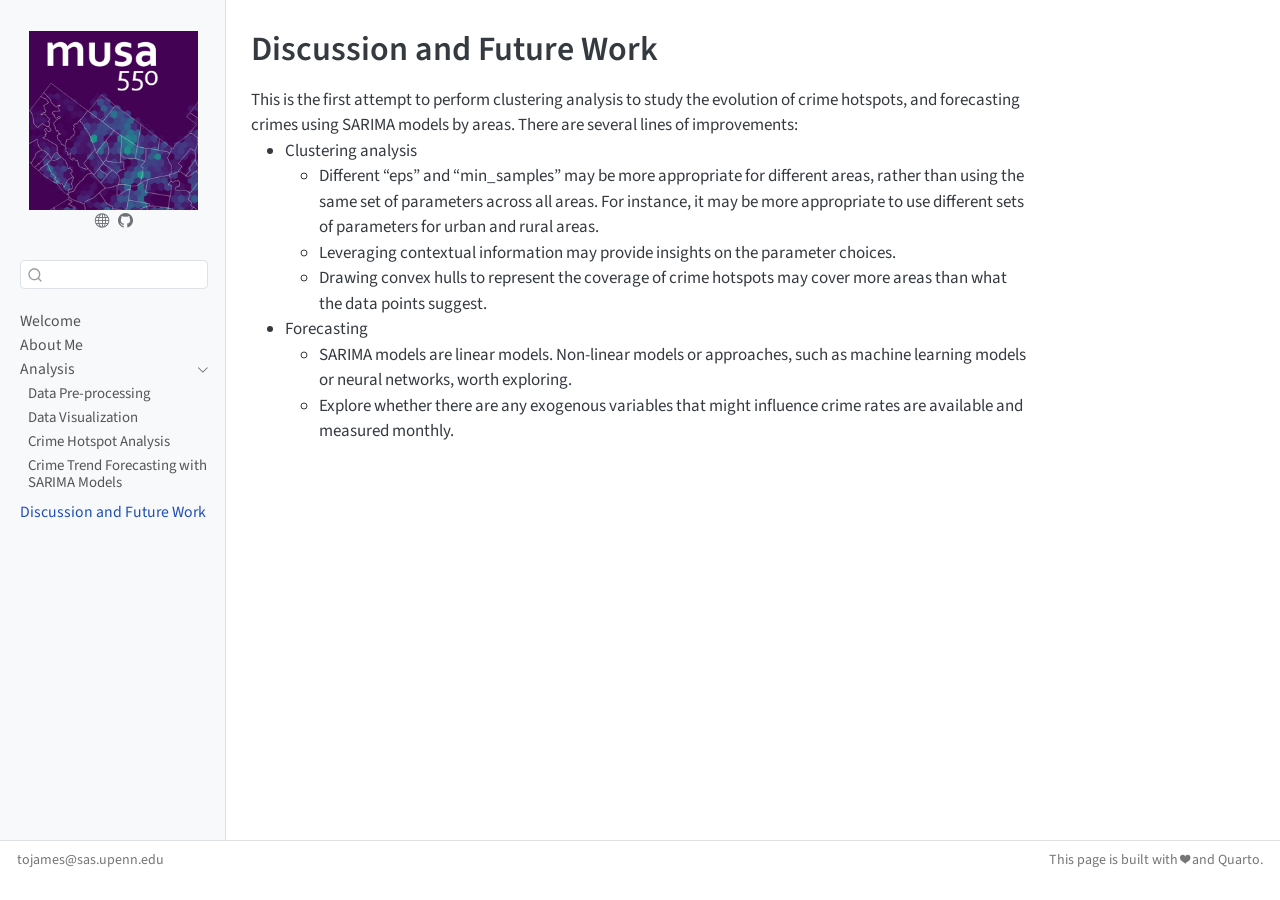
<file: docs/conclusion.html>
<!DOCTYPE html>
<html xmlns="http://www.w3.org/1999/xhtml" lang="en" xml:lang="en"><head>

<meta charset="utf-8">
<meta name="generator" content="quarto-1.6.37">

<meta name="viewport" content="width=device-width, initial-scale=1.0, user-scalable=yes">


<title>Discussion and Future Work – MUSA 550</title>
<style>
code{white-space: pre-wrap;}
span.smallcaps{font-variant: small-caps;}
div.columns{display: flex; gap: min(4vw, 1.5em);}
div.column{flex: auto; overflow-x: auto;}
div.hanging-indent{margin-left: 1.5em; text-indent: -1.5em;}
ul.task-list{list-style: none;}
ul.task-list li input[type="checkbox"] {
  width: 0.8em;
  margin: 0 0.8em 0.2em -1em; /* quarto-specific, see https://github.com/quarto-dev/quarto-cli/issues/4556 */ 
  vertical-align: middle;
}
</style>


<script src="site_libs/quarto-nav/quarto-nav.js"></script>
<script src="site_libs/clipboard/clipboard.min.js"></script>
<script src="site_libs/quarto-search/autocomplete.umd.js"></script>
<script src="site_libs/quarto-search/fuse.min.js"></script>
<script src="site_libs/quarto-search/quarto-search.js"></script>
<meta name="quarto:offset" content="./">
<script src="site_libs/quarto-html/quarto.js"></script>
<script src="site_libs/quarto-html/popper.min.js"></script>
<script src="site_libs/quarto-html/tippy.umd.min.js"></script>
<script src="site_libs/quarto-html/anchor.min.js"></script>
<link href="site_libs/quarto-html/tippy.css" rel="stylesheet">
<link href="site_libs/quarto-html/quarto-syntax-highlighting-b5e3097ca6bab6260ed4ce2e73d47aae.css" rel="stylesheet" id="quarto-text-highlighting-styles">
<script src="site_libs/bootstrap/bootstrap.min.js"></script>
<link href="site_libs/bootstrap/bootstrap-icons.css" rel="stylesheet">
<link href="site_libs/bootstrap/bootstrap-c44d35fed6381046f2649f7297f82eb1.min.css" rel="stylesheet" append-hash="true" id="quarto-bootstrap" data-mode="light">
<script id="quarto-search-options" type="application/json">{
  "location": "sidebar",
  "copy-button": false,
  "collapse-after": 3,
  "panel-placement": "start",
  "type": "textbox",
  "limit": 50,
  "keyboard-shortcut": [
    "f",
    "/",
    "s"
  ],
  "show-item-context": false,
  "language": {
    "search-no-results-text": "No results",
    "search-matching-documents-text": "matching documents",
    "search-copy-link-title": "Copy link to search",
    "search-hide-matches-text": "Hide additional matches",
    "search-more-match-text": "more match in this document",
    "search-more-matches-text": "more matches in this document",
    "search-clear-button-title": "Clear",
    "search-text-placeholder": "",
    "search-detached-cancel-button-title": "Cancel",
    "search-submit-button-title": "Submit",
    "search-label": "Search"
  }
}</script>


<link rel="stylesheet" href="styles.css">
</head>

<body class="nav-sidebar docked">

<div id="quarto-search-results"></div>
  <header id="quarto-header" class="headroom fixed-top">
  <nav class="quarto-secondary-nav">
    <div class="container-fluid d-flex">
      <button type="button" class="quarto-btn-toggle btn" data-bs-toggle="collapse" role="button" data-bs-target=".quarto-sidebar-collapse-item" aria-controls="quarto-sidebar" aria-expanded="false" aria-label="Toggle sidebar navigation" onclick="if (window.quartoToggleHeadroom) { window.quartoToggleHeadroom(); }">
        <i class="bi bi-layout-text-sidebar-reverse"></i>
      </button>
        <nav class="quarto-page-breadcrumbs" aria-label="breadcrumb"><ol class="breadcrumb"><li class="breadcrumb-item"><a href="./conclusion.html">Discussion and Future Work</a></li></ol></nav>
        <a class="flex-grow-1" role="navigation" data-bs-toggle="collapse" data-bs-target=".quarto-sidebar-collapse-item" aria-controls="quarto-sidebar" aria-expanded="false" aria-label="Toggle sidebar navigation" onclick="if (window.quartoToggleHeadroom) { window.quartoToggleHeadroom(); }">      
        </a>
      <button type="button" class="btn quarto-search-button" aria-label="Search" onclick="window.quartoOpenSearch();">
        <i class="bi bi-search"></i>
      </button>
    </div>
  </nav>
</header>
<!-- content -->
<div id="quarto-content" class="quarto-container page-columns page-rows-contents page-layout-article">
<!-- sidebar -->
  <nav id="quarto-sidebar" class="sidebar collapse collapse-horizontal quarto-sidebar-collapse-item sidebar-navigation docked overflow-auto">
    <div class="pt-lg-2 mt-2 text-center sidebar-header">
      <a href="./index.html" class="sidebar-logo-link">
      <img src="./images/course-icon.png" alt="" class="sidebar-logo py-0 d-lg-inline d-none">
      </a>
      <div class="sidebar-tools-main">
    <a href="https://sites.google.com/view/hkjamesto/home" title="Personal Website" class="quarto-navigation-tool px-1" aria-label="Personal Website"><i class="bi bi-globe"></i></a>
    <a href="https://github.com/MUSA-550-Fall-2024/" title="MUSA 550 GitHub" class="quarto-navigation-tool px-1" aria-label="MUSA 550 GitHub"><i class="bi bi-github"></i></a>
</div>
      </div>
        <div class="mt-2 flex-shrink-0 align-items-center">
        <div class="sidebar-search">
        <div id="quarto-search" class="" title="Search"></div>
        </div>
        </div>
    <div class="sidebar-menu-container"> 
    <ul class="list-unstyled mt-1">
        <li class="sidebar-item">
  <div class="sidebar-item-container"> 
  <a href="./index.html" class="sidebar-item-text sidebar-link">
 <span class="menu-text">Welcome</span></a>
  </div>
</li>
        <li class="sidebar-item">
  <div class="sidebar-item-container"> 
  <a href="./about.html" class="sidebar-item-text sidebar-link">
 <span class="menu-text">About Me</span></a>
  </div>
</li>
        <li class="sidebar-item sidebar-item-section">
      <div class="sidebar-item-container"> 
            <a class="sidebar-item-text sidebar-link text-start" data-bs-toggle="collapse" data-bs-target="#quarto-sidebar-section-1" role="navigation" aria-expanded="true">
 <span class="menu-text">Analysis</span></a>
          <a class="sidebar-item-toggle text-start" data-bs-toggle="collapse" data-bs-target="#quarto-sidebar-section-1" role="navigation" aria-expanded="true" aria-label="Toggle section">
            <i class="bi bi-chevron-right ms-2"></i>
          </a> 
      </div>
      <ul id="quarto-sidebar-section-1" class="collapse list-unstyled sidebar-section depth1 show">  
          <li class="sidebar-item">
  <div class="sidebar-item-container"> 
  <a href="./analysis/1-data_preprocessing.html" class="sidebar-item-text sidebar-link">
 <span class="menu-text">Data Pre-processing</span></a>
  </div>
</li>
          <li class="sidebar-item">
  <div class="sidebar-item-container"> 
  <a href="./analysis/2-exploratory_data_analysis.html" class="sidebar-item-text sidebar-link">
 <span class="menu-text">Data Visualization</span></a>
  </div>
</li>
          <li class="sidebar-item">
  <div class="sidebar-item-container"> 
  <a href="./analysis/3-crime_clustering.html" class="sidebar-item-text sidebar-link">
 <span class="menu-text">Crime Hotspot Analysis</span></a>
  </div>
</li>
          <li class="sidebar-item">
  <div class="sidebar-item-container"> 
  <a href="./analysis/4-crime_trend_forecasting.html" class="sidebar-item-text sidebar-link">
 <span class="menu-text">Crime Trend Forecasting with SARIMA Models</span></a>
  </div>
</li>
      </ul>
  </li>
        <li class="sidebar-item">
  <div class="sidebar-item-container"> 
  <a href="./conclusion.html" class="sidebar-item-text sidebar-link active">
 <span class="menu-text">Discussion and Future Work</span></a>
  </div>
</li>
    </ul>
    </div>
</nav>
<div id="quarto-sidebar-glass" class="quarto-sidebar-collapse-item" data-bs-toggle="collapse" data-bs-target=".quarto-sidebar-collapse-item"></div>
<!-- margin-sidebar -->
    <div id="quarto-margin-sidebar" class="sidebar margin-sidebar zindex-bottom">
        
    </div>
<!-- main -->
<main class="content" id="quarto-document-content">

<header id="title-block-header" class="quarto-title-block default">
<div class="quarto-title">
<h1 class="title">Discussion and Future Work</h1>
</div>



<div class="quarto-title-meta">

    
  
    
  </div>
  


</header>


This is the first attempt to perform clustering analysis to study the evolution of crime hotspots, and forecasting crimes using SARIMA models by areas. There are several lines of improvements:
<div>
<ul>
<li>Clustering analysis
<ul>
<li>Different “eps” and “min_samples” may be more appropriate for different areas, rather than using the same set of parameters across all areas. For instance, it may be more appropriate to use different sets of parameters for urban and rural areas.</li>
<li>Leveraging contextual information may provide insights on the parameter choices.</li>
<li>Drawing convex hulls to represent the coverage of crime hotspots may cover more areas than what the data points suggest.</li>
</ul></li>
<li>Forecasting
<ul>
<li>SARIMA models are linear models. Non-linear models or approaches, such as machine learning models or neural networks, worth exploring.</li>
<li>Explore whether there are any exogenous variables that might influence crime rates are available and measured monthly.</li>
</ul></li>
</ul>
</div>



</main> <!-- /main -->
<script id="quarto-html-after-body" type="application/javascript">
window.document.addEventListener("DOMContentLoaded", function (event) {
  const toggleBodyColorMode = (bsSheetEl) => {
    const mode = bsSheetEl.getAttribute("data-mode");
    const bodyEl = window.document.querySelector("body");
    if (mode === "dark") {
      bodyEl.classList.add("quarto-dark");
      bodyEl.classList.remove("quarto-light");
    } else {
      bodyEl.classList.add("quarto-light");
      bodyEl.classList.remove("quarto-dark");
    }
  }
  const toggleBodyColorPrimary = () => {
    const bsSheetEl = window.document.querySelector("link#quarto-bootstrap");
    if (bsSheetEl) {
      toggleBodyColorMode(bsSheetEl);
    }
  }
  toggleBodyColorPrimary();  
  const icon = "";
  const anchorJS = new window.AnchorJS();
  anchorJS.options = {
    placement: 'right',
    icon: icon
  };
  anchorJS.add('.anchored');
  const isCodeAnnotation = (el) => {
    for (const clz of el.classList) {
      if (clz.startsWith('code-annotation-')) {                     
        return true;
      }
    }
    return false;
  }
  const onCopySuccess = function(e) {
    // button target
    const button = e.trigger;
    // don't keep focus
    button.blur();
    // flash "checked"
    button.classList.add('code-copy-button-checked');
    var currentTitle = button.getAttribute("title");
    button.setAttribute("title", "Copied!");
    let tooltip;
    if (window.bootstrap) {
      button.setAttribute("data-bs-toggle", "tooltip");
      button.setAttribute("data-bs-placement", "left");
      button.setAttribute("data-bs-title", "Copied!");
      tooltip = new bootstrap.Tooltip(button, 
        { trigger: "manual", 
          customClass: "code-copy-button-tooltip",
          offset: [0, -8]});
      tooltip.show();    
    }
    setTimeout(function() {
      if (tooltip) {
        tooltip.hide();
        button.removeAttribute("data-bs-title");
        button.removeAttribute("data-bs-toggle");
        button.removeAttribute("data-bs-placement");
      }
      button.setAttribute("title", currentTitle);
      button.classList.remove('code-copy-button-checked');
    }, 1000);
    // clear code selection
    e.clearSelection();
  }
  const getTextToCopy = function(trigger) {
      const codeEl = trigger.previousElementSibling.cloneNode(true);
      for (const childEl of codeEl.children) {
        if (isCodeAnnotation(childEl)) {
          childEl.remove();
        }
      }
      return codeEl.innerText;
  }
  const clipboard = new window.ClipboardJS('.code-copy-button:not([data-in-quarto-modal])', {
    text: getTextToCopy
  });
  clipboard.on('success', onCopySuccess);
  if (window.document.getElementById('quarto-embedded-source-code-modal')) {
    const clipboardModal = new window.ClipboardJS('.code-copy-button[data-in-quarto-modal]', {
      text: getTextToCopy,
      container: window.document.getElementById('quarto-embedded-source-code-modal')
    });
    clipboardModal.on('success', onCopySuccess);
  }
    var localhostRegex = new RegExp(/^(?:http|https):\/\/localhost\:?[0-9]*\//);
    var mailtoRegex = new RegExp(/^mailto:/);
      var filterRegex = new RegExp('/' + window.location.host + '/');
    var isInternal = (href) => {
        return filterRegex.test(href) || localhostRegex.test(href) || mailtoRegex.test(href);
    }
    // Inspect non-navigation links and adorn them if external
 	var links = window.document.querySelectorAll('a[href]:not(.nav-link):not(.navbar-brand):not(.toc-action):not(.sidebar-link):not(.sidebar-item-toggle):not(.pagination-link):not(.no-external):not([aria-hidden]):not(.dropdown-item):not(.quarto-navigation-tool):not(.about-link)');
    for (var i=0; i<links.length; i++) {
      const link = links[i];
      if (!isInternal(link.href)) {
        // undo the damage that might have been done by quarto-nav.js in the case of
        // links that we want to consider external
        if (link.dataset.originalHref !== undefined) {
          link.href = link.dataset.originalHref;
        }
      }
    }
  function tippyHover(el, contentFn, onTriggerFn, onUntriggerFn) {
    const config = {
      allowHTML: true,
      maxWidth: 500,
      delay: 100,
      arrow: false,
      appendTo: function(el) {
          return el.parentElement;
      },
      interactive: true,
      interactiveBorder: 10,
      theme: 'quarto',
      placement: 'bottom-start',
    };
    if (contentFn) {
      config.content = contentFn;
    }
    if (onTriggerFn) {
      config.onTrigger = onTriggerFn;
    }
    if (onUntriggerFn) {
      config.onUntrigger = onUntriggerFn;
    }
    window.tippy(el, config); 
  }
  const noterefs = window.document.querySelectorAll('a[role="doc-noteref"]');
  for (var i=0; i<noterefs.length; i++) {
    const ref = noterefs[i];
    tippyHover(ref, function() {
      // use id or data attribute instead here
      let href = ref.getAttribute('data-footnote-href') || ref.getAttribute('href');
      try { href = new URL(href).hash; } catch {}
      const id = href.replace(/^#\/?/, "");
      const note = window.document.getElementById(id);
      if (note) {
        return note.innerHTML;
      } else {
        return "";
      }
    });
  }
  const xrefs = window.document.querySelectorAll('a.quarto-xref');
  const processXRef = (id, note) => {
    // Strip column container classes
    const stripColumnClz = (el) => {
      el.classList.remove("page-full", "page-columns");
      if (el.children) {
        for (const child of el.children) {
          stripColumnClz(child);
        }
      }
    }
    stripColumnClz(note)
    if (id === null || id.startsWith('sec-')) {
      // Special case sections, only their first couple elements
      const container = document.createElement("div");
      if (note.children && note.children.length > 2) {
        container.appendChild(note.children[0].cloneNode(true));
        for (let i = 1; i < note.children.length; i++) {
          const child = note.children[i];
          if (child.tagName === "P" && child.innerText === "") {
            continue;
          } else {
            container.appendChild(child.cloneNode(true));
            break;
          }
        }
        if (window.Quarto?.typesetMath) {
          window.Quarto.typesetMath(container);
        }
        return container.innerHTML
      } else {
        if (window.Quarto?.typesetMath) {
          window.Quarto.typesetMath(note);
        }
        return note.innerHTML;
      }
    } else {
      // Remove any anchor links if they are present
      const anchorLink = note.querySelector('a.anchorjs-link');
      if (anchorLink) {
        anchorLink.remove();
      }
      if (window.Quarto?.typesetMath) {
        window.Quarto.typesetMath(note);
      }
      if (note.classList.contains("callout")) {
        return note.outerHTML;
      } else {
        return note.innerHTML;
      }
    }
  }
  for (var i=0; i<xrefs.length; i++) {
    const xref = xrefs[i];
    tippyHover(xref, undefined, function(instance) {
      instance.disable();
      let url = xref.getAttribute('href');
      let hash = undefined; 
      if (url.startsWith('#')) {
        hash = url;
      } else {
        try { hash = new URL(url).hash; } catch {}
      }
      if (hash) {
        const id = hash.replace(/^#\/?/, "");
        const note = window.document.getElementById(id);
        if (note !== null) {
          try {
            const html = processXRef(id, note.cloneNode(true));
            instance.setContent(html);
          } finally {
            instance.enable();
            instance.show();
          }
        } else {
          // See if we can fetch this
          fetch(url.split('#')[0])
          .then(res => res.text())
          .then(html => {
            const parser = new DOMParser();
            const htmlDoc = parser.parseFromString(html, "text/html");
            const note = htmlDoc.getElementById(id);
            if (note !== null) {
              const html = processXRef(id, note);
              instance.setContent(html);
            } 
          }).finally(() => {
            instance.enable();
            instance.show();
          });
        }
      } else {
        // See if we can fetch a full url (with no hash to target)
        // This is a special case and we should probably do some content thinning / targeting
        fetch(url)
        .then(res => res.text())
        .then(html => {
          const parser = new DOMParser();
          const htmlDoc = parser.parseFromString(html, "text/html");
          const note = htmlDoc.querySelector('main.content');
          if (note !== null) {
            // This should only happen for chapter cross references
            // (since there is no id in the URL)
            // remove the first header
            if (note.children.length > 0 && note.children[0].tagName === "HEADER") {
              note.children[0].remove();
            }
            const html = processXRef(null, note);
            instance.setContent(html);
          } 
        }).finally(() => {
          instance.enable();
          instance.show();
        });
      }
    }, function(instance) {
    });
  }
      let selectedAnnoteEl;
      const selectorForAnnotation = ( cell, annotation) => {
        let cellAttr = 'data-code-cell="' + cell + '"';
        let lineAttr = 'data-code-annotation="' +  annotation + '"';
        const selector = 'span[' + cellAttr + '][' + lineAttr + ']';
        return selector;
      }
      const selectCodeLines = (annoteEl) => {
        const doc = window.document;
        const targetCell = annoteEl.getAttribute("data-target-cell");
        const targetAnnotation = annoteEl.getAttribute("data-target-annotation");
        const annoteSpan = window.document.querySelector(selectorForAnnotation(targetCell, targetAnnotation));
        const lines = annoteSpan.getAttribute("data-code-lines").split(",");
        const lineIds = lines.map((line) => {
          return targetCell + "-" + line;
        })
        let top = null;
        let height = null;
        let parent = null;
        if (lineIds.length > 0) {
            //compute the position of the single el (top and bottom and make a div)
            const el = window.document.getElementById(lineIds[0]);
            top = el.offsetTop;
            height = el.offsetHeight;
            parent = el.parentElement.parentElement;
          if (lineIds.length > 1) {
            const lastEl = window.document.getElementById(lineIds[lineIds.length - 1]);
            const bottom = lastEl.offsetTop + lastEl.offsetHeight;
            height = bottom - top;
          }
          if (top !== null && height !== null && parent !== null) {
            // cook up a div (if necessary) and position it 
            let div = window.document.getElementById("code-annotation-line-highlight");
            if (div === null) {
              div = window.document.createElement("div");
              div.setAttribute("id", "code-annotation-line-highlight");
              div.style.position = 'absolute';
              parent.appendChild(div);
            }
            div.style.top = top - 2 + "px";
            div.style.height = height + 4 + "px";
            div.style.left = 0;
            let gutterDiv = window.document.getElementById("code-annotation-line-highlight-gutter");
            if (gutterDiv === null) {
              gutterDiv = window.document.createElement("div");
              gutterDiv.setAttribute("id", "code-annotation-line-highlight-gutter");
              gutterDiv.style.position = 'absolute';
              const codeCell = window.document.getElementById(targetCell);
              const gutter = codeCell.querySelector('.code-annotation-gutter');
              gutter.appendChild(gutterDiv);
            }
            gutterDiv.style.top = top - 2 + "px";
            gutterDiv.style.height = height + 4 + "px";
          }
          selectedAnnoteEl = annoteEl;
        }
      };
      const unselectCodeLines = () => {
        const elementsIds = ["code-annotation-line-highlight", "code-annotation-line-highlight-gutter"];
        elementsIds.forEach((elId) => {
          const div = window.document.getElementById(elId);
          if (div) {
            div.remove();
          }
        });
        selectedAnnoteEl = undefined;
      };
        // Handle positioning of the toggle
    window.addEventListener(
      "resize",
      throttle(() => {
        elRect = undefined;
        if (selectedAnnoteEl) {
          selectCodeLines(selectedAnnoteEl);
        }
      }, 10)
    );
    function throttle(fn, ms) {
    let throttle = false;
    let timer;
      return (...args) => {
        if(!throttle) { // first call gets through
            fn.apply(this, args);
            throttle = true;
        } else { // all the others get throttled
            if(timer) clearTimeout(timer); // cancel #2
            timer = setTimeout(() => {
              fn.apply(this, args);
              timer = throttle = false;
            }, ms);
        }
      };
    }
      // Attach click handler to the DT
      const annoteDls = window.document.querySelectorAll('dt[data-target-cell]');
      for (const annoteDlNode of annoteDls) {
        annoteDlNode.addEventListener('click', (event) => {
          const clickedEl = event.target;
          if (clickedEl !== selectedAnnoteEl) {
            unselectCodeLines();
            const activeEl = window.document.querySelector('dt[data-target-cell].code-annotation-active');
            if (activeEl) {
              activeEl.classList.remove('code-annotation-active');
            }
            selectCodeLines(clickedEl);
            clickedEl.classList.add('code-annotation-active');
          } else {
            // Unselect the line
            unselectCodeLines();
            clickedEl.classList.remove('code-annotation-active');
          }
        });
      }
  const findCites = (el) => {
    const parentEl = el.parentElement;
    if (parentEl) {
      const cites = parentEl.dataset.cites;
      if (cites) {
        return {
          el,
          cites: cites.split(' ')
        };
      } else {
        return findCites(el.parentElement)
      }
    } else {
      return undefined;
    }
  };
  var bibliorefs = window.document.querySelectorAll('a[role="doc-biblioref"]');
  for (var i=0; i<bibliorefs.length; i++) {
    const ref = bibliorefs[i];
    const citeInfo = findCites(ref);
    if (citeInfo) {
      tippyHover(citeInfo.el, function() {
        var popup = window.document.createElement('div');
        citeInfo.cites.forEach(function(cite) {
          var citeDiv = window.document.createElement('div');
          citeDiv.classList.add('hanging-indent');
          citeDiv.classList.add('csl-entry');
          var biblioDiv = window.document.getElementById('ref-' + cite);
          if (biblioDiv) {
            citeDiv.innerHTML = biblioDiv.innerHTML;
          }
          popup.appendChild(citeDiv);
        });
        return popup.innerHTML;
      });
    }
  }
});
</script>
</div> <!-- /content -->
<footer class="footer">
  <div class="nav-footer">
    <div class="nav-footer-left">
<p>tojames@sas.upenn.edu</p>
</div>   
    <div class="nav-footer-center">
      &nbsp;
    </div>
    <div class="nav-footer-right">
<p>This page is built with ❤️ and <a href="https://quarto.org/">Quarto</a>.</p>
</div>
  </div>
</footer>




</body></html>
</file>
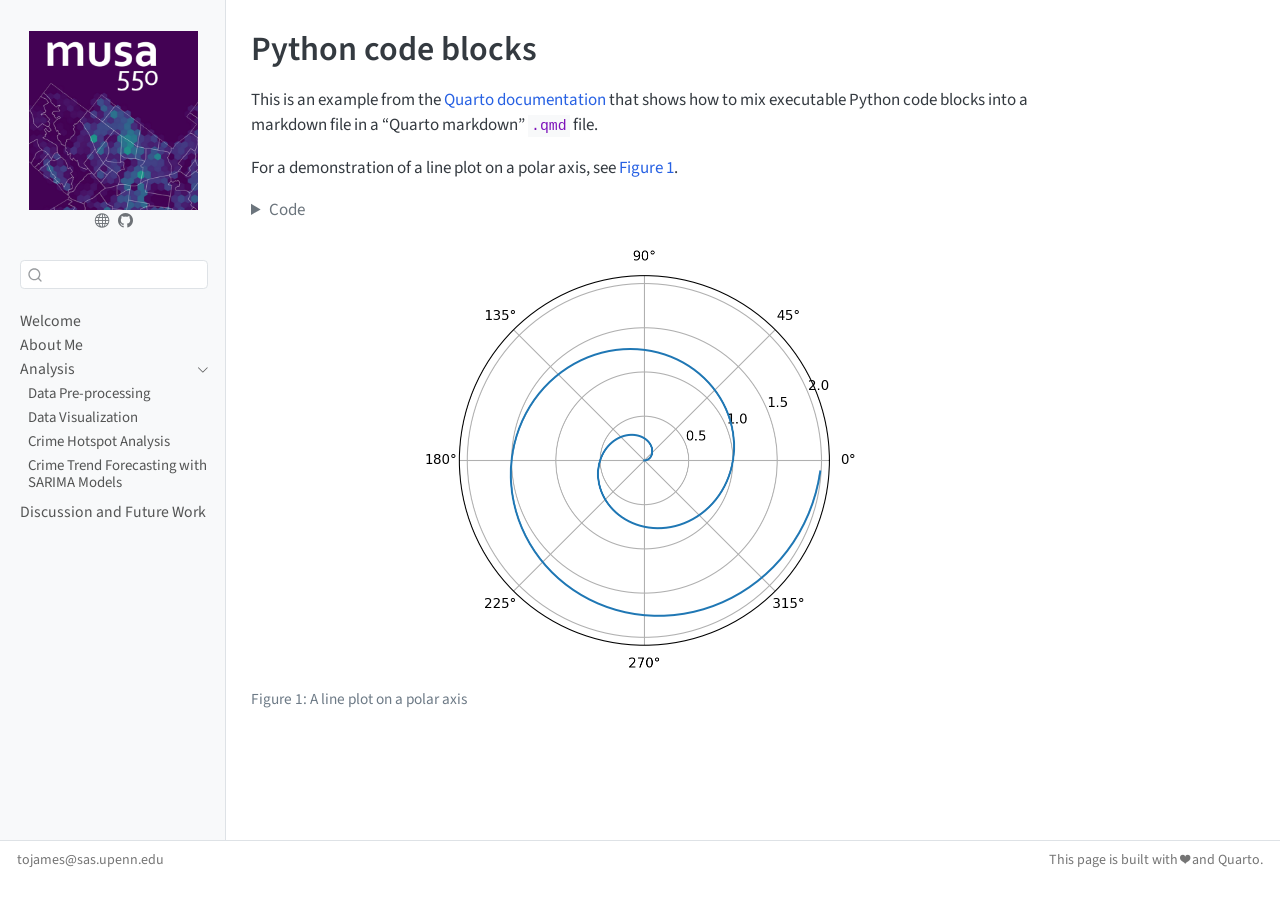
<file: docs/analysis/1-python-code-blocks.html>
<!DOCTYPE html>
<html xmlns="http://www.w3.org/1999/xhtml" lang="en" xml:lang="en"><head>

<meta charset="utf-8">
<meta name="generator" content="quarto-1.6.37">

<meta name="viewport" content="width=device-width, initial-scale=1.0, user-scalable=yes">


<title>Python code blocks – MUSA 550</title>
<style>
code{white-space: pre-wrap;}
span.smallcaps{font-variant: small-caps;}
div.columns{display: flex; gap: min(4vw, 1.5em);}
div.column{flex: auto; overflow-x: auto;}
div.hanging-indent{margin-left: 1.5em; text-indent: -1.5em;}
ul.task-list{list-style: none;}
ul.task-list li input[type="checkbox"] {
  width: 0.8em;
  margin: 0 0.8em 0.2em -1em; /* quarto-specific, see https://github.com/quarto-dev/quarto-cli/issues/4556 */ 
  vertical-align: middle;
}
/* CSS for syntax highlighting */
pre > code.sourceCode { white-space: pre; position: relative; }
pre > code.sourceCode > span { line-height: 1.25; }
pre > code.sourceCode > span:empty { height: 1.2em; }
.sourceCode { overflow: visible; }
code.sourceCode > span { color: inherit; text-decoration: inherit; }
div.sourceCode { margin: 1em 0; }
pre.sourceCode { margin: 0; }
@media screen {
div.sourceCode { overflow: auto; }
}
@media print {
pre > code.sourceCode { white-space: pre-wrap; }
pre > code.sourceCode > span { display: inline-block; text-indent: -5em; padding-left: 5em; }
}
pre.numberSource code
  { counter-reset: source-line 0; }
pre.numberSource code > span
  { position: relative; left: -4em; counter-increment: source-line; }
pre.numberSource code > span > a:first-child::before
  { content: counter(source-line);
    position: relative; left: -1em; text-align: right; vertical-align: baseline;
    border: none; display: inline-block;
    -webkit-touch-callout: none; -webkit-user-select: none;
    -khtml-user-select: none; -moz-user-select: none;
    -ms-user-select: none; user-select: none;
    padding: 0 4px; width: 4em;
  }
pre.numberSource { margin-left: 3em;  padding-left: 4px; }
div.sourceCode
  {   }
@media screen {
pre > code.sourceCode > span > a:first-child::before { text-decoration: underline; }
}
</style>


<script src="../site_libs/quarto-nav/quarto-nav.js"></script>
<script src="../site_libs/clipboard/clipboard.min.js"></script>
<script src="../site_libs/quarto-search/autocomplete.umd.js"></script>
<script src="../site_libs/quarto-search/fuse.min.js"></script>
<script src="../site_libs/quarto-search/quarto-search.js"></script>
<meta name="quarto:offset" content="../">
<script src="../site_libs/quarto-html/quarto.js"></script>
<script src="../site_libs/quarto-html/popper.min.js"></script>
<script src="../site_libs/quarto-html/tippy.umd.min.js"></script>
<script src="../site_libs/quarto-html/anchor.min.js"></script>
<link href="../site_libs/quarto-html/tippy.css" rel="stylesheet">
<link href="../site_libs/quarto-html/quarto-syntax-highlighting-b5e3097ca6bab6260ed4ce2e73d47aae.css" rel="stylesheet" id="quarto-text-highlighting-styles">
<script src="../site_libs/bootstrap/bootstrap.min.js"></script>
<link href="../site_libs/bootstrap/bootstrap-icons.css" rel="stylesheet">
<link href="../site_libs/bootstrap/bootstrap-c44d35fed6381046f2649f7297f82eb1.min.css" rel="stylesheet" append-hash="true" id="quarto-bootstrap" data-mode="light">
<script id="quarto-search-options" type="application/json">{
  "location": "sidebar",
  "copy-button": false,
  "collapse-after": 3,
  "panel-placement": "start",
  "type": "textbox",
  "limit": 50,
  "keyboard-shortcut": [
    "f",
    "/",
    "s"
  ],
  "show-item-context": false,
  "language": {
    "search-no-results-text": "No results",
    "search-matching-documents-text": "matching documents",
    "search-copy-link-title": "Copy link to search",
    "search-hide-matches-text": "Hide additional matches",
    "search-more-match-text": "more match in this document",
    "search-more-matches-text": "more matches in this document",
    "search-clear-button-title": "Clear",
    "search-text-placeholder": "",
    "search-detached-cancel-button-title": "Cancel",
    "search-submit-button-title": "Submit",
    "search-label": "Search"
  }
}</script>


<link rel="stylesheet" href="../styles.css">
</head>

<body class="nav-sidebar docked">

<div id="quarto-search-results"></div>
  <header id="quarto-header" class="headroom fixed-top">
  <nav class="quarto-secondary-nav">
    <div class="container-fluid d-flex">
      <button type="button" class="quarto-btn-toggle btn" data-bs-toggle="collapse" role="button" data-bs-target=".quarto-sidebar-collapse-item" aria-controls="quarto-sidebar" aria-expanded="false" aria-label="Toggle sidebar navigation" onclick="if (window.quartoToggleHeadroom) { window.quartoToggleHeadroom(); }">
        <i class="bi bi-layout-text-sidebar-reverse"></i>
      </button>
        <nav class="quarto-page-breadcrumbs" aria-label="breadcrumb"><ol class="breadcrumb"><li class="breadcrumb-item">Python code blocks</li></ol></nav>
        <a class="flex-grow-1" role="navigation" data-bs-toggle="collapse" data-bs-target=".quarto-sidebar-collapse-item" aria-controls="quarto-sidebar" aria-expanded="false" aria-label="Toggle sidebar navigation" onclick="if (window.quartoToggleHeadroom) { window.quartoToggleHeadroom(); }">      
        </a>
      <button type="button" class="btn quarto-search-button" aria-label="Search" onclick="window.quartoOpenSearch();">
        <i class="bi bi-search"></i>
      </button>
    </div>
  </nav>
</header>
<!-- content -->
<div id="quarto-content" class="quarto-container page-columns page-rows-contents page-layout-article">
<!-- sidebar -->
  <nav id="quarto-sidebar" class="sidebar collapse collapse-horizontal quarto-sidebar-collapse-item sidebar-navigation docked overflow-auto">
    <div class="pt-lg-2 mt-2 text-center sidebar-header">
      <a href="../index.html" class="sidebar-logo-link">
      <img src="../images/course-icon.png" alt="" class="sidebar-logo py-0 d-lg-inline d-none">
      </a>
      <div class="sidebar-tools-main">
    <a href="https://sites.google.com/view/hkjamesto/home" title="Personal Website" class="quarto-navigation-tool px-1" aria-label="Personal Website"><i class="bi bi-globe"></i></a>
    <a href="https://github.com/MUSA-550-Fall-2024/" title="MUSA 550 GitHub" class="quarto-navigation-tool px-1" aria-label="MUSA 550 GitHub"><i class="bi bi-github"></i></a>
</div>
      </div>
        <div class="mt-2 flex-shrink-0 align-items-center">
        <div class="sidebar-search">
        <div id="quarto-search" class="" title="Search"></div>
        </div>
        </div>
    <div class="sidebar-menu-container"> 
    <ul class="list-unstyled mt-1">
        <li class="sidebar-item">
  <div class="sidebar-item-container"> 
  <a href="../index.html" class="sidebar-item-text sidebar-link">
 <span class="menu-text">Welcome</span></a>
  </div>
</li>
        <li class="sidebar-item">
  <div class="sidebar-item-container"> 
  <a href="../about.html" class="sidebar-item-text sidebar-link">
 <span class="menu-text">About Me</span></a>
  </div>
</li>
        <li class="sidebar-item sidebar-item-section">
      <div class="sidebar-item-container"> 
            <a class="sidebar-item-text sidebar-link text-start" data-bs-toggle="collapse" data-bs-target="#quarto-sidebar-section-1" role="navigation" aria-expanded="true">
 <span class="menu-text">Analysis</span></a>
          <a class="sidebar-item-toggle text-start" data-bs-toggle="collapse" data-bs-target="#quarto-sidebar-section-1" role="navigation" aria-expanded="true" aria-label="Toggle section">
            <i class="bi bi-chevron-right ms-2"></i>
          </a> 
      </div>
      <ul id="quarto-sidebar-section-1" class="collapse list-unstyled sidebar-section depth1 show">  
          <li class="sidebar-item">
  <div class="sidebar-item-container"> 
  <a href="../analysis/1-data_preprocessing.html" class="sidebar-item-text sidebar-link">
 <span class="menu-text">Data Pre-processing</span></a>
  </div>
</li>
          <li class="sidebar-item">
  <div class="sidebar-item-container"> 
  <a href="../analysis/2-exploratory_data_analysis.html" class="sidebar-item-text sidebar-link">
 <span class="menu-text">Data Visualization</span></a>
  </div>
</li>
          <li class="sidebar-item">
  <div class="sidebar-item-container"> 
  <a href="../analysis/3-crime_clustering.html" class="sidebar-item-text sidebar-link">
 <span class="menu-text">Crime Hotspot Analysis</span></a>
  </div>
</li>
          <li class="sidebar-item">
  <div class="sidebar-item-container"> 
  <a href="../analysis/4-crime_trend_forecasting.html" class="sidebar-item-text sidebar-link">
 <span class="menu-text">Crime Trend Forecasting with SARIMA Models</span></a>
  </div>
</li>
      </ul>
  </li>
        <li class="sidebar-item">
  <div class="sidebar-item-container"> 
  <a href="../conclusion.html" class="sidebar-item-text sidebar-link">
 <span class="menu-text">Discussion and Future Work</span></a>
  </div>
</li>
    </ul>
    </div>
</nav>
<div id="quarto-sidebar-glass" class="quarto-sidebar-collapse-item" data-bs-toggle="collapse" data-bs-target=".quarto-sidebar-collapse-item"></div>
<!-- margin-sidebar -->
    <div id="quarto-margin-sidebar" class="sidebar margin-sidebar zindex-bottom">
        
    </div>
<!-- main -->
<main class="content" id="quarto-document-content">

<header id="title-block-header" class="quarto-title-block default">
<div class="quarto-title">
<h1 class="title">Python code blocks</h1>
</div>



<div class="quarto-title-meta">

    
  
    
  </div>
  


</header>


<p>This is an example from the <a href="https://quarto.org/docs/computations/python.html">Quarto documentation</a> that shows how to mix executable Python code blocks into a markdown file in a “Quarto markdown” <code>.qmd</code> file.</p>
<p>For a demonstration of a line plot on a polar axis, see <a href="#fig-polar" class="quarto-xref">Figure&nbsp;1</a>.</p>
<div id="cell-fig-polar" class="cell" data-execution_count="1">
<details class="code-fold">
<summary>Code</summary>
<div class="sourceCode cell-code" id="cb1"><pre class="sourceCode python code-with-copy"><code class="sourceCode python"><span id="cb1-1"><a href="#cb1-1" aria-hidden="true" tabindex="-1"></a><span class="im">import</span> numpy <span class="im">as</span> np</span>
<span id="cb1-2"><a href="#cb1-2" aria-hidden="true" tabindex="-1"></a><span class="im">import</span> matplotlib.pyplot <span class="im">as</span> plt</span>
<span id="cb1-3"><a href="#cb1-3" aria-hidden="true" tabindex="-1"></a></span>
<span id="cb1-4"><a href="#cb1-4" aria-hidden="true" tabindex="-1"></a>r <span class="op">=</span> np.arange(<span class="dv">0</span>, <span class="dv">2</span>, <span class="fl">0.01</span>)</span>
<span id="cb1-5"><a href="#cb1-5" aria-hidden="true" tabindex="-1"></a>theta <span class="op">=</span> <span class="dv">2</span> <span class="op">*</span> np.pi <span class="op">*</span> r</span>
<span id="cb1-6"><a href="#cb1-6" aria-hidden="true" tabindex="-1"></a>fig, ax <span class="op">=</span> plt.subplots(</span>
<span id="cb1-7"><a href="#cb1-7" aria-hidden="true" tabindex="-1"></a>  subplot_kw <span class="op">=</span> {<span class="st">'projection'</span>: <span class="st">'polar'</span>} </span>
<span id="cb1-8"><a href="#cb1-8" aria-hidden="true" tabindex="-1"></a>)</span>
<span id="cb1-9"><a href="#cb1-9" aria-hidden="true" tabindex="-1"></a>ax.plot(theta, r)</span>
<span id="cb1-10"><a href="#cb1-10" aria-hidden="true" tabindex="-1"></a>ax.set_rticks([<span class="fl">0.5</span>, <span class="dv">1</span>, <span class="fl">1.5</span>, <span class="dv">2</span>])</span>
<span id="cb1-11"><a href="#cb1-11" aria-hidden="true" tabindex="-1"></a>ax.grid(<span class="va">True</span>)</span>
<span id="cb1-12"><a href="#cb1-12" aria-hidden="true" tabindex="-1"></a>plt.show()</span></code><button title="Copy to Clipboard" class="code-copy-button"><i class="bi"></i></button></pre></div>
</details>
<div class="cell-output cell-output-display">
<div id="fig-polar" class="quarto-float quarto-figure quarto-figure-center anchored">
<figure class="quarto-float quarto-float-fig figure">
<div aria-describedby="fig-polar-caption-0ceaefa1-69ba-4598-a22c-09a6ac19f8ca">
<img src="1-python-code-blocks_files/figure-html/fig-polar-output-1.png" width="450" height="439" class="figure-img">
</div>
<figcaption class="quarto-float-caption-bottom quarto-float-caption quarto-float-fig" id="fig-polar-caption-0ceaefa1-69ba-4598-a22c-09a6ac19f8ca">
Figure&nbsp;1: A line plot on a polar axis
</figcaption>
</figure>
</div>
</div>
</div>



</main> <!-- /main -->
<script id="quarto-html-after-body" type="application/javascript">
window.document.addEventListener("DOMContentLoaded", function (event) {
  const toggleBodyColorMode = (bsSheetEl) => {
    const mode = bsSheetEl.getAttribute("data-mode");
    const bodyEl = window.document.querySelector("body");
    if (mode === "dark") {
      bodyEl.classList.add("quarto-dark");
      bodyEl.classList.remove("quarto-light");
    } else {
      bodyEl.classList.add("quarto-light");
      bodyEl.classList.remove("quarto-dark");
    }
  }
  const toggleBodyColorPrimary = () => {
    const bsSheetEl = window.document.querySelector("link#quarto-bootstrap");
    if (bsSheetEl) {
      toggleBodyColorMode(bsSheetEl);
    }
  }
  toggleBodyColorPrimary();  
  const icon = "";
  const anchorJS = new window.AnchorJS();
  anchorJS.options = {
    placement: 'right',
    icon: icon
  };
  anchorJS.add('.anchored');
  const isCodeAnnotation = (el) => {
    for (const clz of el.classList) {
      if (clz.startsWith('code-annotation-')) {                     
        return true;
      }
    }
    return false;
  }
  const onCopySuccess = function(e) {
    // button target
    const button = e.trigger;
    // don't keep focus
    button.blur();
    // flash "checked"
    button.classList.add('code-copy-button-checked');
    var currentTitle = button.getAttribute("title");
    button.setAttribute("title", "Copied!");
    let tooltip;
    if (window.bootstrap) {
      button.setAttribute("data-bs-toggle", "tooltip");
      button.setAttribute("data-bs-placement", "left");
      button.setAttribute("data-bs-title", "Copied!");
      tooltip = new bootstrap.Tooltip(button, 
        { trigger: "manual", 
          customClass: "code-copy-button-tooltip",
          offset: [0, -8]});
      tooltip.show();    
    }
    setTimeout(function() {
      if (tooltip) {
        tooltip.hide();
        button.removeAttribute("data-bs-title");
        button.removeAttribute("data-bs-toggle");
        button.removeAttribute("data-bs-placement");
      }
      button.setAttribute("title", currentTitle);
      button.classList.remove('code-copy-button-checked');
    }, 1000);
    // clear code selection
    e.clearSelection();
  }
  const getTextToCopy = function(trigger) {
      const codeEl = trigger.previousElementSibling.cloneNode(true);
      for (const childEl of codeEl.children) {
        if (isCodeAnnotation(childEl)) {
          childEl.remove();
        }
      }
      return codeEl.innerText;
  }
  const clipboard = new window.ClipboardJS('.code-copy-button:not([data-in-quarto-modal])', {
    text: getTextToCopy
  });
  clipboard.on('success', onCopySuccess);
  if (window.document.getElementById('quarto-embedded-source-code-modal')) {
    const clipboardModal = new window.ClipboardJS('.code-copy-button[data-in-quarto-modal]', {
      text: getTextToCopy,
      container: window.document.getElementById('quarto-embedded-source-code-modal')
    });
    clipboardModal.on('success', onCopySuccess);
  }
    var localhostRegex = new RegExp(/^(?:http|https):\/\/localhost\:?[0-9]*\//);
    var mailtoRegex = new RegExp(/^mailto:/);
      var filterRegex = new RegExp('/' + window.location.host + '/');
    var isInternal = (href) => {
        return filterRegex.test(href) || localhostRegex.test(href) || mailtoRegex.test(href);
    }
    // Inspect non-navigation links and adorn them if external
 	var links = window.document.querySelectorAll('a[href]:not(.nav-link):not(.navbar-brand):not(.toc-action):not(.sidebar-link):not(.sidebar-item-toggle):not(.pagination-link):not(.no-external):not([aria-hidden]):not(.dropdown-item):not(.quarto-navigation-tool):not(.about-link)');
    for (var i=0; i<links.length; i++) {
      const link = links[i];
      if (!isInternal(link.href)) {
        // undo the damage that might have been done by quarto-nav.js in the case of
        // links that we want to consider external
        if (link.dataset.originalHref !== undefined) {
          link.href = link.dataset.originalHref;
        }
      }
    }
  function tippyHover(el, contentFn, onTriggerFn, onUntriggerFn) {
    const config = {
      allowHTML: true,
      maxWidth: 500,
      delay: 100,
      arrow: false,
      appendTo: function(el) {
          return el.parentElement;
      },
      interactive: true,
      interactiveBorder: 10,
      theme: 'quarto',
      placement: 'bottom-start',
    };
    if (contentFn) {
      config.content = contentFn;
    }
    if (onTriggerFn) {
      config.onTrigger = onTriggerFn;
    }
    if (onUntriggerFn) {
      config.onUntrigger = onUntriggerFn;
    }
    window.tippy(el, config); 
  }
  const noterefs = window.document.querySelectorAll('a[role="doc-noteref"]');
  for (var i=0; i<noterefs.length; i++) {
    const ref = noterefs[i];
    tippyHover(ref, function() {
      // use id or data attribute instead here
      let href = ref.getAttribute('data-footnote-href') || ref.getAttribute('href');
      try { href = new URL(href).hash; } catch {}
      const id = href.replace(/^#\/?/, "");
      const note = window.document.getElementById(id);
      if (note) {
        return note.innerHTML;
      } else {
        return "";
      }
    });
  }
  const xrefs = window.document.querySelectorAll('a.quarto-xref');
  const processXRef = (id, note) => {
    // Strip column container classes
    const stripColumnClz = (el) => {
      el.classList.remove("page-full", "page-columns");
      if (el.children) {
        for (const child of el.children) {
          stripColumnClz(child);
        }
      }
    }
    stripColumnClz(note)
    if (id === null || id.startsWith('sec-')) {
      // Special case sections, only their first couple elements
      const container = document.createElement("div");
      if (note.children && note.children.length > 2) {
        container.appendChild(note.children[0].cloneNode(true));
        for (let i = 1; i < note.children.length; i++) {
          const child = note.children[i];
          if (child.tagName === "P" && child.innerText === "") {
            continue;
          } else {
            container.appendChild(child.cloneNode(true));
            break;
          }
        }
        if (window.Quarto?.typesetMath) {
          window.Quarto.typesetMath(container);
        }
        return container.innerHTML
      } else {
        if (window.Quarto?.typesetMath) {
          window.Quarto.typesetMath(note);
        }
        return note.innerHTML;
      }
    } else {
      // Remove any anchor links if they are present
      const anchorLink = note.querySelector('a.anchorjs-link');
      if (anchorLink) {
        anchorLink.remove();
      }
      if (window.Quarto?.typesetMath) {
        window.Quarto.typesetMath(note);
      }
      if (note.classList.contains("callout")) {
        return note.outerHTML;
      } else {
        return note.innerHTML;
      }
    }
  }
  for (var i=0; i<xrefs.length; i++) {
    const xref = xrefs[i];
    tippyHover(xref, undefined, function(instance) {
      instance.disable();
      let url = xref.getAttribute('href');
      let hash = undefined; 
      if (url.startsWith('#')) {
        hash = url;
      } else {
        try { hash = new URL(url).hash; } catch {}
      }
      if (hash) {
        const id = hash.replace(/^#\/?/, "");
        const note = window.document.getElementById(id);
        if (note !== null) {
          try {
            const html = processXRef(id, note.cloneNode(true));
            instance.setContent(html);
          } finally {
            instance.enable();
            instance.show();
          }
        } else {
          // See if we can fetch this
          fetch(url.split('#')[0])
          .then(res => res.text())
          .then(html => {
            const parser = new DOMParser();
            const htmlDoc = parser.parseFromString(html, "text/html");
            const note = htmlDoc.getElementById(id);
            if (note !== null) {
              const html = processXRef(id, note);
              instance.setContent(html);
            } 
          }).finally(() => {
            instance.enable();
            instance.show();
          });
        }
      } else {
        // See if we can fetch a full url (with no hash to target)
        // This is a special case and we should probably do some content thinning / targeting
        fetch(url)
        .then(res => res.text())
        .then(html => {
          const parser = new DOMParser();
          const htmlDoc = parser.parseFromString(html, "text/html");
          const note = htmlDoc.querySelector('main.content');
          if (note !== null) {
            // This should only happen for chapter cross references
            // (since there is no id in the URL)
            // remove the first header
            if (note.children.length > 0 && note.children[0].tagName === "HEADER") {
              note.children[0].remove();
            }
            const html = processXRef(null, note);
            instance.setContent(html);
          } 
        }).finally(() => {
          instance.enable();
          instance.show();
        });
      }
    }, function(instance) {
    });
  }
      let selectedAnnoteEl;
      const selectorForAnnotation = ( cell, annotation) => {
        let cellAttr = 'data-code-cell="' + cell + '"';
        let lineAttr = 'data-code-annotation="' +  annotation + '"';
        const selector = 'span[' + cellAttr + '][' + lineAttr + ']';
        return selector;
      }
      const selectCodeLines = (annoteEl) => {
        const doc = window.document;
        const targetCell = annoteEl.getAttribute("data-target-cell");
        const targetAnnotation = annoteEl.getAttribute("data-target-annotation");
        const annoteSpan = window.document.querySelector(selectorForAnnotation(targetCell, targetAnnotation));
        const lines = annoteSpan.getAttribute("data-code-lines").split(",");
        const lineIds = lines.map((line) => {
          return targetCell + "-" + line;
        })
        let top = null;
        let height = null;
        let parent = null;
        if (lineIds.length > 0) {
            //compute the position of the single el (top and bottom and make a div)
            const el = window.document.getElementById(lineIds[0]);
            top = el.offsetTop;
            height = el.offsetHeight;
            parent = el.parentElement.parentElement;
          if (lineIds.length > 1) {
            const lastEl = window.document.getElementById(lineIds[lineIds.length - 1]);
            const bottom = lastEl.offsetTop + lastEl.offsetHeight;
            height = bottom - top;
          }
          if (top !== null && height !== null && parent !== null) {
            // cook up a div (if necessary) and position it 
            let div = window.document.getElementById("code-annotation-line-highlight");
            if (div === null) {
              div = window.document.createElement("div");
              div.setAttribute("id", "code-annotation-line-highlight");
              div.style.position = 'absolute';
              parent.appendChild(div);
            }
            div.style.top = top - 2 + "px";
            div.style.height = height + 4 + "px";
            div.style.left = 0;
            let gutterDiv = window.document.getElementById("code-annotation-line-highlight-gutter");
            if (gutterDiv === null) {
              gutterDiv = window.document.createElement("div");
              gutterDiv.setAttribute("id", "code-annotation-line-highlight-gutter");
              gutterDiv.style.position = 'absolute';
              const codeCell = window.document.getElementById(targetCell);
              const gutter = codeCell.querySelector('.code-annotation-gutter');
              gutter.appendChild(gutterDiv);
            }
            gutterDiv.style.top = top - 2 + "px";
            gutterDiv.style.height = height + 4 + "px";
          }
          selectedAnnoteEl = annoteEl;
        }
      };
      const unselectCodeLines = () => {
        const elementsIds = ["code-annotation-line-highlight", "code-annotation-line-highlight-gutter"];
        elementsIds.forEach((elId) => {
          const div = window.document.getElementById(elId);
          if (div) {
            div.remove();
          }
        });
        selectedAnnoteEl = undefined;
      };
        // Handle positioning of the toggle
    window.addEventListener(
      "resize",
      throttle(() => {
        elRect = undefined;
        if (selectedAnnoteEl) {
          selectCodeLines(selectedAnnoteEl);
        }
      }, 10)
    );
    function throttle(fn, ms) {
    let throttle = false;
    let timer;
      return (...args) => {
        if(!throttle) { // first call gets through
            fn.apply(this, args);
            throttle = true;
        } else { // all the others get throttled
            if(timer) clearTimeout(timer); // cancel #2
            timer = setTimeout(() => {
              fn.apply(this, args);
              timer = throttle = false;
            }, ms);
        }
      };
    }
      // Attach click handler to the DT
      const annoteDls = window.document.querySelectorAll('dt[data-target-cell]');
      for (const annoteDlNode of annoteDls) {
        annoteDlNode.addEventListener('click', (event) => {
          const clickedEl = event.target;
          if (clickedEl !== selectedAnnoteEl) {
            unselectCodeLines();
            const activeEl = window.document.querySelector('dt[data-target-cell].code-annotation-active');
            if (activeEl) {
              activeEl.classList.remove('code-annotation-active');
            }
            selectCodeLines(clickedEl);
            clickedEl.classList.add('code-annotation-active');
          } else {
            // Unselect the line
            unselectCodeLines();
            clickedEl.classList.remove('code-annotation-active');
          }
        });
      }
  const findCites = (el) => {
    const parentEl = el.parentElement;
    if (parentEl) {
      const cites = parentEl.dataset.cites;
      if (cites) {
        return {
          el,
          cites: cites.split(' ')
        };
      } else {
        return findCites(el.parentElement)
      }
    } else {
      return undefined;
    }
  };
  var bibliorefs = window.document.querySelectorAll('a[role="doc-biblioref"]');
  for (var i=0; i<bibliorefs.length; i++) {
    const ref = bibliorefs[i];
    const citeInfo = findCites(ref);
    if (citeInfo) {
      tippyHover(citeInfo.el, function() {
        var popup = window.document.createElement('div');
        citeInfo.cites.forEach(function(cite) {
          var citeDiv = window.document.createElement('div');
          citeDiv.classList.add('hanging-indent');
          citeDiv.classList.add('csl-entry');
          var biblioDiv = window.document.getElementById('ref-' + cite);
          if (biblioDiv) {
            citeDiv.innerHTML = biblioDiv.innerHTML;
          }
          popup.appendChild(citeDiv);
        });
        return popup.innerHTML;
      });
    }
  }
});
</script>
</div> <!-- /content -->
<footer class="footer">
  <div class="nav-footer">
    <div class="nav-footer-left">
<p>tojames@sas.upenn.edu</p>
</div>   
    <div class="nav-footer-center">
      &nbsp;
    </div>
    <div class="nav-footer-right">
<p>This page is built with ❤️ and <a href="https://quarto.org/">Quarto</a>.</p>
</div>
  </div>
</footer>




</body></html>
</file>
<file: docs/site_libs/quarto-html/tippy.css>
.tippy-box[data-animation=fade][data-state=hidden]{opacity:0}[data-tippy-root]{max-width:calc(100vw - 10px)}.tippy-box{position:relative;background-color:#333;color:#fff;border-radius:4px;font-size:14px;line-height:1.4;white-space:normal;outline:0;transition-property:transform,visibility,opacity}.tippy-box[data-placement^=top]>.tippy-arrow{bottom:0}.tippy-box[data-placement^=top]>.tippy-arrow:before{bottom:-7px;left:0;border-width:8px 8px 0;border-top-color:initial;transform-origin:center top}.tippy-box[data-placement^=bottom]>.tippy-arrow{top:0}.tippy-box[data-placement^=bottom]>.tippy-arrow:before{top:-7px;left:0;border-width:0 8px 8px;border-bottom-color:initial;transform-origin:center bottom}.tippy-box[data-placement^=left]>.tippy-arrow{right:0}.tippy-box[data-placement^=left]>.tippy-arrow:before{border-width:8px 0 8px 8px;border-left-color:initial;right:-7px;transform-origin:center left}.tippy-box[data-placement^=right]>.tippy-arrow{left:0}.tippy-box[data-placement^=right]>.tippy-arrow:before{left:-7px;border-width:8px 8px 8px 0;border-right-color:initial;transform-origin:center right}.tippy-box[data-inertia][data-state=visible]{transition-timing-function:cubic-bezier(.54,1.5,.38,1.11)}.tippy-arrow{width:16px;height:16px;color:#333}.tippy-arrow:before{content:"";position:absolute;border-color:transparent;border-style:solid}.tippy-content{position:relative;padding:5px 9px;z-index:1}
</file>
<file: docs/site_libs/quarto-html/quarto-syntax-highlighting-b5e3097ca6bab6260ed4ce2e73d47aae.css>
/* quarto syntax highlight colors */
:root {
  --quarto-hl-kw-color: #859900;
  --quarto-hl-fu-color: #268bd2;
  --quarto-hl-va-color: #268bd2;
  --quarto-hl-cf-color: #859900;
  --quarto-hl-op-color: #859900;
  --quarto-hl-bu-color: #cb4b16;
  --quarto-hl-ex-color: #268bd2;
  --quarto-hl-pp-color: #cb4b16;
  --quarto-hl-at-color: #268bd2;
  --quarto-hl-ch-color: #2aa198;
  --quarto-hl-sc-color: #dc322f;
  --quarto-hl-st-color: #2aa198;
  --quarto-hl-vs-color: #2aa198;
  --quarto-hl-ss-color: #dc322f;
  --quarto-hl-im-color: #2aa198;
  --quarto-hl-dt-color: #b58900;
  --quarto-hl-dv-color: #2aa198;
  --quarto-hl-bn-color: #2aa198;
  --quarto-hl-fl-color: #2aa198;
  --quarto-hl-cn-color: #2aa198;
  --quarto-hl-co-color: #93a1a1;
  --quarto-hl-do-color: #dc322f;
  --quarto-hl-an-color: #268bd2;
  --quarto-hl-cv-color: #2aa198;
  --quarto-hl-re-color: #268bd2;
  --quarto-hl-in-color: #b58900;
  --quarto-hl-wa-color: #cb4b16;
  --quarto-hl-al-color: #d33682;
  --quarto-hl-er-color: #dc322f;
}

/* other quarto variables */
:root {
  --quarto-font-monospace: SFMono-Regular, Menlo, Monaco, Consolas, "Liberation Mono", "Courier New", monospace;
}

pre > code.sourceCode > span {
  color: #657b83;
  font-style: inherit;
}

code span {
  color: #657b83;
  font-style: inherit;
}

code.sourceCode > span {
  color: #657b83;
  font-style: inherit;
}

div.sourceCode,
div.sourceCode pre.sourceCode {
  color: #657b83;
  font-style: inherit;
}

code span.kw {
  color: #859900;
  font-weight: bold;
}

code span.fu {
  color: #268bd2;
}

code span.va {
  color: #268bd2;
}

code span.cf {
  color: #859900;
  font-weight: bold;
}

code span.op {
  color: #859900;
}

code span.bu {
  color: #cb4b16;
}

code span.ex {
  color: #268bd2;
  font-weight: bold;
}

code span.pp {
  color: #cb4b16;
}

code span.at {
  color: #268bd2;
}

code span.ch {
  color: #2aa198;
}

code span.sc {
  color: #dc322f;
}

code span.st {
  color: #2aa198;
}

code span.vs {
  color: #2aa198;
}

code span.ss {
  color: #dc322f;
}

code span.im {
  color: #2aa198;
}

code span.dt {
  color: #b58900;
  font-weight: bold;
}

code span.dv {
  color: #2aa198;
}

code span.bn {
  color: #2aa198;
}

code span.fl {
  color: #2aa198;
}

code span.cn {
  color: #2aa198;
  font-weight: bold;
}

code span.co {
  color: #93a1a1;
  font-style: italic;
}

code span.do {
  color: #dc322f;
}

code span.an {
  color: #268bd2;
}

code span.cv {
  color: #2aa198;
}

code span.re {
  color: #268bd2;
  background-color: #eee8d5;
}

code span.in {
  color: #b58900;
}

code span.wa {
  color: #cb4b16;
}

code span.al {
  color: #d33682;
  font-weight: bold;
}

code span.er {
  color: #dc322f;
  text-decoration: underline;
}

.prevent-inlining {
  content: "</";
}

/*# sourceMappingURL=f5fc79ea2b1142636a999736ebd6da96.css.map */
</file>
<file: docs/styles.css>
/* css styles */
</file>
